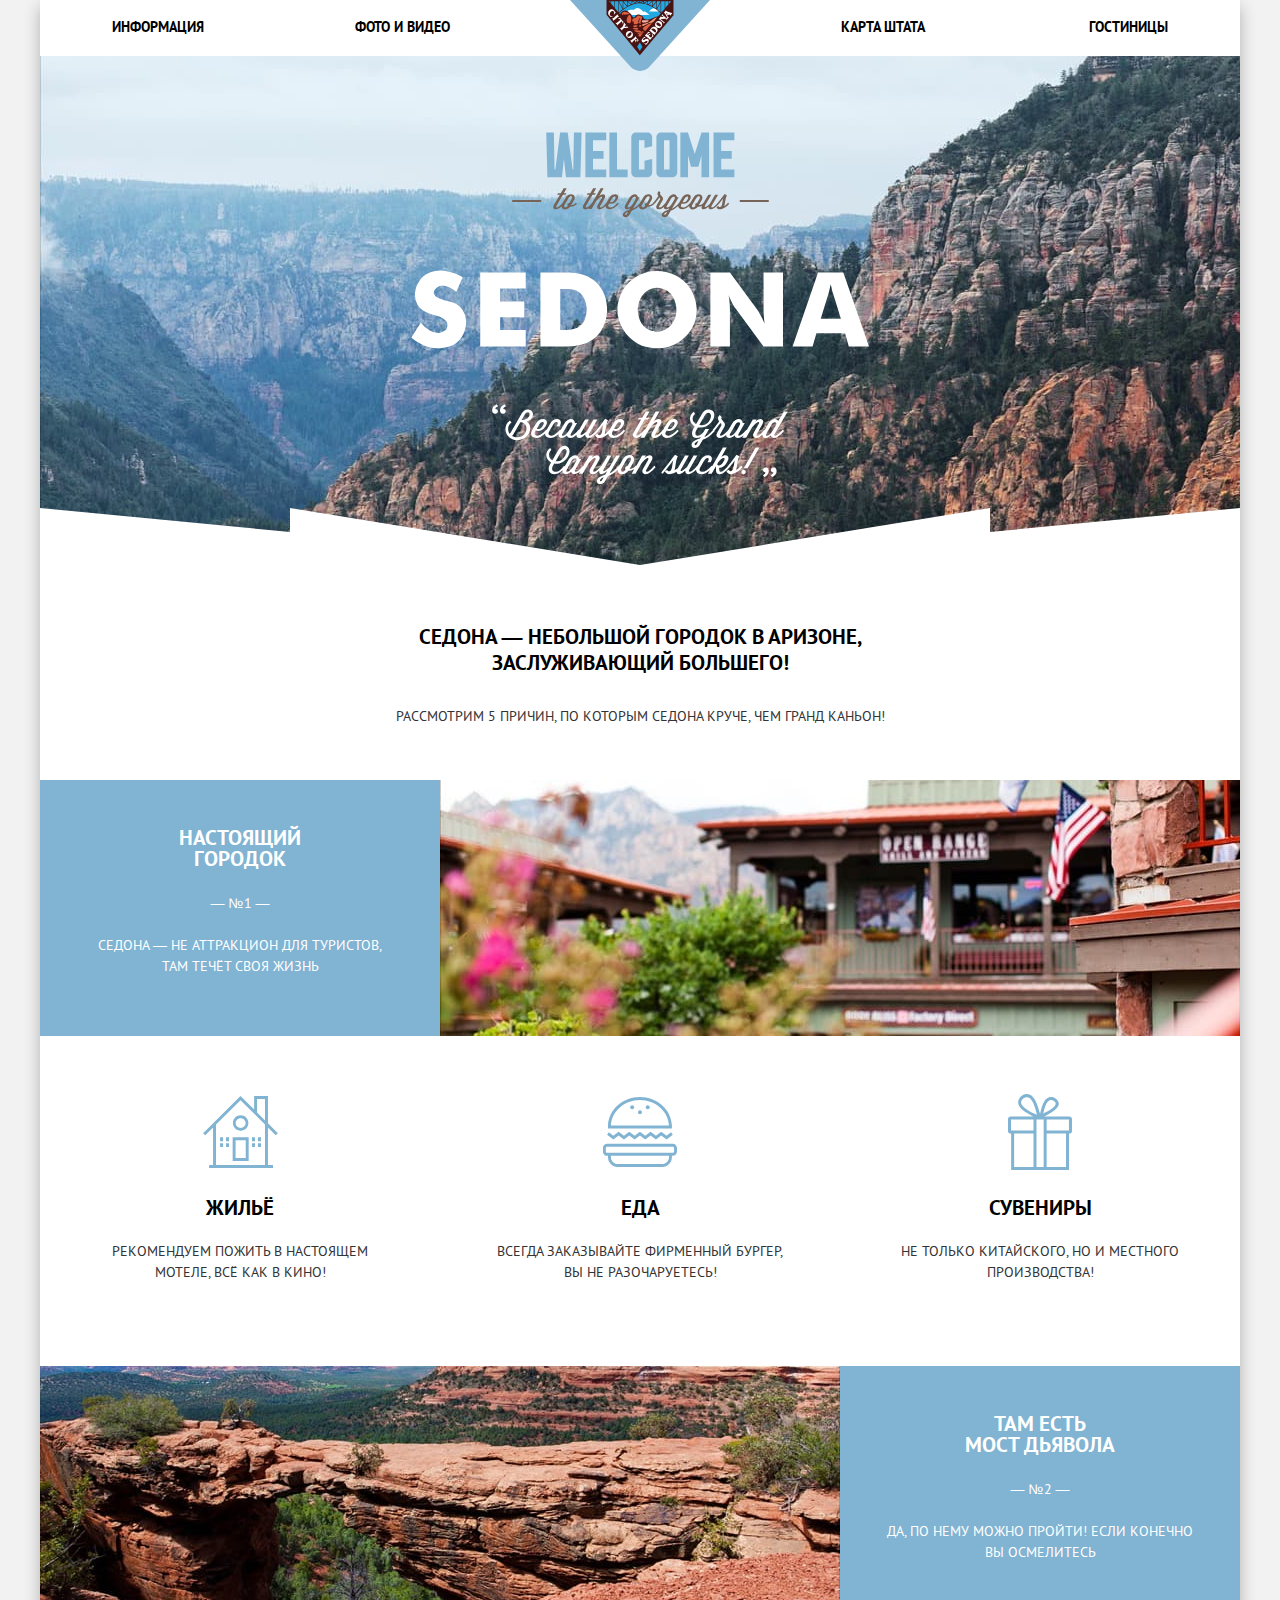
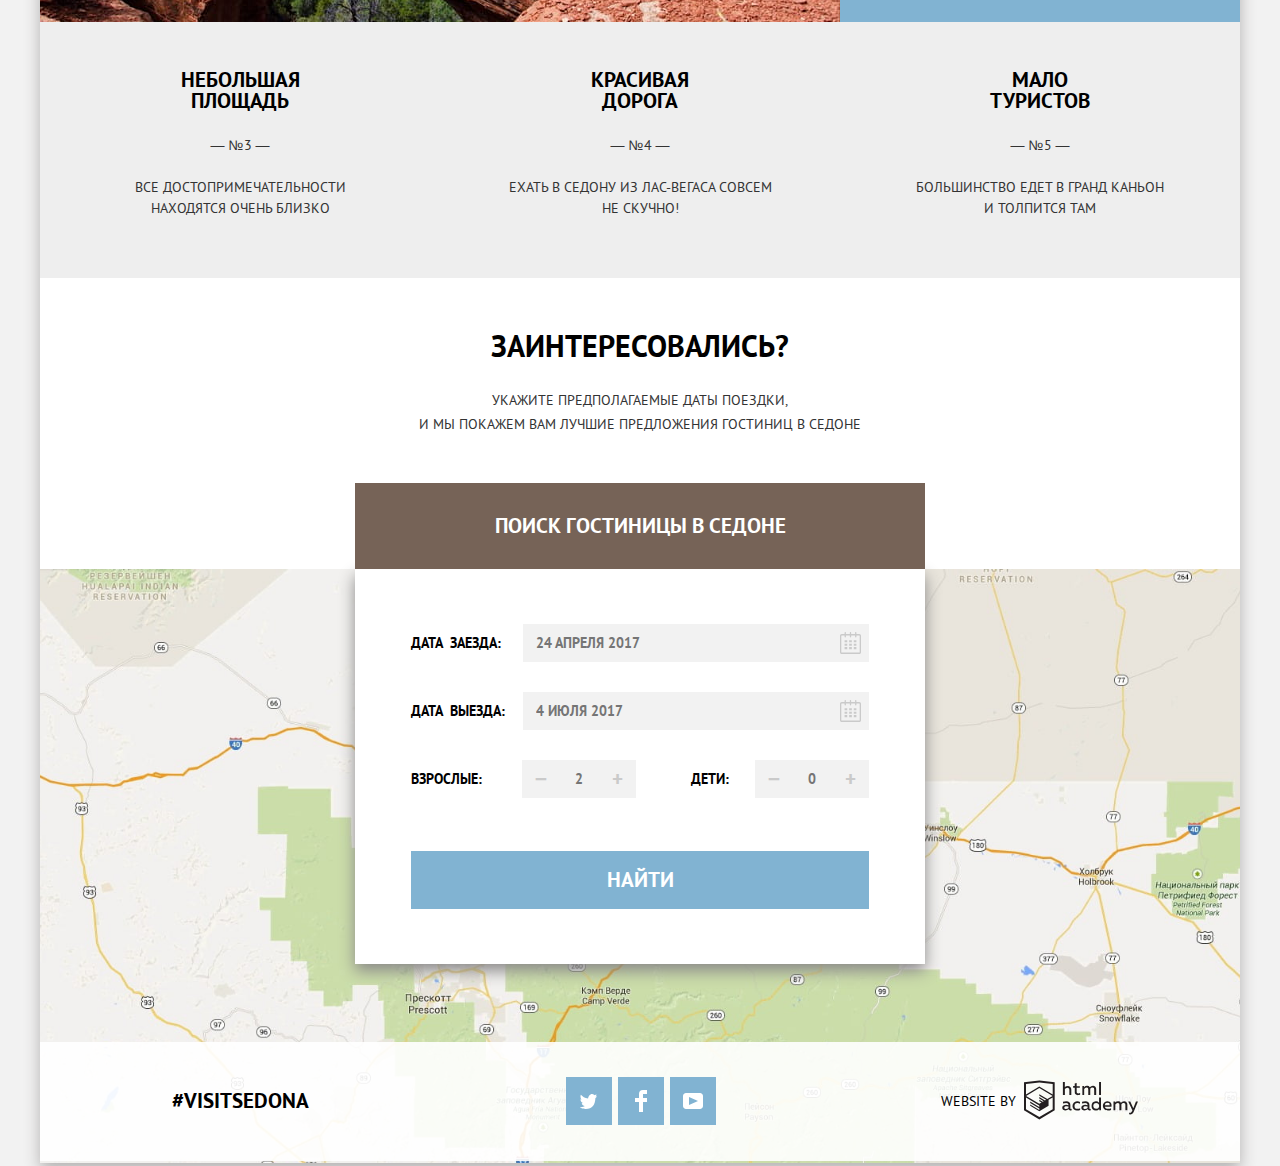
<file: index.html>
<!DOCTYPE html>
<html lang="ru">

  <head>
    <meta charset="utf-8">
    <title>Путешествие в Седону</title>
    <!-- <link href="https://fonts.googleapis.com/css?family=PT+Sans:400,700&display=swap&subset=cyrillic" rel="stylesheet"> -->
    <link rel="stylesheet" href="css/normalize.min.css">
    <link rel="stylesheet" href="css/style.min.css">
    <!-- <link rel="stylesheet" href="css/style.css"> -->
  </head>

  <body>
    <div class="wrapper">
      <header class="main-header container">
        <nav class="main-navigation">
          <a class="main-header__logo" href="#">
            <img src="img/logo-sedona.svg" width="140" height="71" alt="Логотип">
          </a>
          <ul class="navigation">
            <li class="navigation__item">
              <a href="#">Информация</a>
            </li>
            <li class="navigation__item">
              <a href="#">Фото&nbsp;и&nbsp;видео</a>
            </li>
            <li class="navigation__item">
              <a href="#">Карта&nbsp;штата</a>
            </li>
            <li class="navigation__item">
              <a href="catalog.html">Гостиницы</a>
            </li>
          </ul>
        </nav>
        <div class="main-header__banner">
          <img src="img/intro-welcome.svg" alt="Welcome to the gorgeous SEDONA" width="459" height="353">
        </div>
      </header>
      <main class="main-content container">
        <h1 class="visually-hidden">Сервис организации путешествия в Седону</h1>
        <section class="advantages">
          <h2 class="visually-hidden">Преимущества</h2>
          <div class="advantages-intro">
            <p class="advantages-intro__slogan">
              Седона&nbsp;—&nbsp;небольшой городок в Аризоне, заслуживающий
              большего!
            </p>
            <p class="advantages-intro__consideration">
              Рассмотрим 5 причин, по которым Седона круче, чем гранд каньон!
            </p>
          </div>
          <div class="advantages__item">
            <div class="advantages__item-description">
              <h3 class="advantages__title">Настоящий городок</h3>
              <span class="advantages__num">— №1 —</span>
              <p class="advantages__text">
                Седона — не аттракцион для туристов, там&nbsp;течёт своя жизнь
              </p>
            </div>
            <img src="img/advantage-1.jpg" alt="Фото реальной жизни городка" width="800" height="256">
          </div>
          <ul class="attraction__list">
            <li>
              <div class="attraction__item">
                <p class="attraction__title attraction__icon-house">Жильё</p>
                <p class="attraction__description">
                  Рекомендуем пожить в настоящем мотеле, всё как в кино!
                </p>
              </div>
            </li>
            <li>
              <div class="attraction__item">
                <p class="attraction__title attraction__icon-meal">Еда</p>
                <p class="attraction__description">
                  Всегда заказывайте фирменный бургер, вы не разочаруетесь!
                </p>
              </div>
            </li>
            <li>
              <div class="attraction__item">
                <p class="attraction__title attraction__icon-gift">Сувениры</p>
                <p class="attraction__description">
                  Не только китайского, но и местного производства!
                </p>
              </div>
            </li>
          </ul>
          <div class="advantages__item">
            <img src="img/advantage-2.jpg" alt="Фото моста над каньоном" width="800" height="256">
            <div class="advantages__item-description">
              <h3 class="advantages__title">Там есть мост&nbsp;дьявола</h3>
              <span class="advantages__num">— №2 —</span>
              <p class="advantages__text">
                Да, по нему можно пройти! Если конечно вы осмелитесь
              </p>
            </div>
          </div>
          <ul class="advantages__list">
            <li>
              <div class="advantages__item-description">
                <h3 class="advantages__title">Небольшая площадь</h3>
                <span class="advantages__num">— №3 —</span>
                <p class="advantages__text">
                  Все достопримечательности находятся&nbsp;очень близко
                </p>
              </div>
            </li>
            <li>
              <div class="advantages__item-description">
                <h3 class="advantages__title">Красивая дорога</h3>
                <span class="advantages__num">— №4 —</span>
                <p class="advantages__text">
                  Ехать в Седону из Лас-Вегаса совсем не&nbsp;скучно!
                </p>
              </div>
            </li>
            <li>
              <div class="advantages__item-description">
                <h3 class="advantages__title">Мало<br>туристов</h3>
                <span class="advantages__num">— №5 —</span>
                <p class="advantages__text">
                  Большинство едет в гранд каньон и&nbsp;толпится там
                </p>
              </div>
            </li>
          </ul>
        </section>

        <section class="hotel-searching">
          <h2 class="visually-hidden">Поиск гостиницы</h2>
          <p class="hotel-searching__title">Заинтересовались?</p>
          <p class="hotel-searching__description">
            Укажите предполагаемые даты поездки,<br>и мы покажем вам лучшие предложения гостиниц в Cедоне
          </p>
          <div class="button-wrapper">
            <button class="button hotel-searching__button" type="button">Поиск гостиницы в седоне</button>
            <div class="modal modal-searching">
              <h4 class="visually-hidden">Форма поиска гостиницы</h4>
              <form class="search-form" action="#" method="get">
                <fieldset class="search-form__date date-set">
                  <legend class="visually-hidden">Выберете даты пребывания</legend>
                  <ul class="date-set__list">
                    <li class="date-set__item">
                      <label class="date-set__label" for="arrival-date">Дата&nbsp;&nbsp;заезда:</label>
                      <input class="date-set__input" id="arrival-date" name="arrival-date" type="text"
                             placeholder="24 апреля 2017">
                      <button class="button date-set__button" type="button" aria-label="Выбрать дату заезда">
                        <svg xmlns="http://www.w3.org/2000/svg" width="21" height="22" viewbox="0 0 21 22">
                          <path
                                d="M19.251 2.025h-2.845V.648c0-.381-.294-.689-.656-.689-.363 0-.656.308-.656.689v1.377h-3.938V.648c0-.381-.294-.689-.655-.689-.363 0-.657.308-.657.689v1.377H5.906V.648c0-.381-.294-.689-.656-.689-.363 0-.657.308-.657.689v1.377H1.75C.784 2.025 0 2.847 0 3.862v16.302C0 21.179.784 22 1.75 22h17.501c.966 0 1.749-.821 1.749-1.836V3.862c0-1.015-.783-1.837-1.749-1.837zm.437 18.139a.448.448 0 0 1-.437.459H1.75a.45.45 0 0 1-.438-.459V3.862a.45.45 0 0 1 .438-.459h2.844v1.378c0 .381.294.689.657.689.362 0 .656-.308.656-.689V3.403h3.938v1.378c0 .381.294.689.657.689.361 0 .655-.308.655-.689V3.403h3.938v1.378c0 .381.293.689.656.689.362 0 .656-.308.656-.689V3.403h2.845c.241 0 .437.206.437.459v16.302z" />
                          <path
                                d="M4.594 8.225h2.625v2.066H4.594zM4.594 11.668h2.625v2.067H4.594zM4.594 15.112h2.625v2.066H4.594zM9.188 15.112h2.625v2.066H9.188zM9.188 11.668h2.625v2.067H9.188zM9.188 8.225h2.625v2.066H9.188zM13.781 15.112h2.625v2.066h-2.625zM13.781 11.668h2.625v2.067h-2.625zM13.781 8.225h2.625v2.066h-2.625z" />
                        </svg>
                      </button>
                    </li>
                    <li class="date-set__item">
                      <label class="date-set__label" for="departure-date">
                        Дата&nbsp;&nbsp;выезда:</label>
                      <input class="date-set__input" id="departure-date" name="departure-date" type="text"
                             placeholder="4 июля 2017">
                      <button class="button date-set__button" type="button" aria-label="Выбрать дату выезда">
                        <svg xmlns="http://www.w3.org/2000/svg" width="21" height="22" viewbox="0 0 21 22">
                          <path
                                d="M19.251 2.025h-2.845V.648c0-.381-.294-.689-.656-.689-.363 0-.656.308-.656.689v1.377h-3.938V.648c0-.381-.294-.689-.655-.689-.363 0-.657.308-.657.689v1.377H5.906V.648c0-.381-.294-.689-.656-.689-.363 0-.657.308-.657.689v1.377H1.75C.784 2.025 0 2.847 0 3.862v16.302C0 21.179.784 22 1.75 22h17.501c.966 0 1.749-.821 1.749-1.836V3.862c0-1.015-.783-1.837-1.749-1.837zm.437 18.139a.448.448 0 0 1-.437.459H1.75a.45.45 0 0 1-.438-.459V3.862a.45.45 0 0 1 .438-.459h2.844v1.378c0 .381.294.689.657.689.362 0 .656-.308.656-.689V3.403h3.938v1.378c0 .381.294.689.657.689.361 0 .655-.308.655-.689V3.403h3.938v1.378c0 .381.293.689.656.689.362 0 .656-.308.656-.689V3.403h2.845c.241 0 .437.206.437.459v16.302z" />
                          <path
                                d="M4.594 8.225h2.625v2.066H4.594zM4.594 11.668h2.625v2.067H4.594zM4.594 15.112h2.625v2.066H4.594zM9.188 15.112h2.625v2.066H9.188zM9.188 11.668h2.625v2.067H9.188zM9.188 8.225h2.625v2.066H9.188zM13.781 15.112h2.625v2.066h-2.625zM13.781 11.668h2.625v2.067h-2.625zM13.781 8.225h2.625v2.066h-2.625z" />
                        </svg>
                      </button>
                    </li>
                  </ul>
                </fieldset>

                <fieldset class="search-form__age age-set">
                  <legend class="visually-hidden">Состав группы</legend>
                  <ul class="age-set__list">
                    <li class="age-set__item">
                      <label class="age-set__label" for="adults">Взрослые:</label>
                      <button class="button age-set__button" type="button" aria-label="Уменьшить количество взрослых">
                        &minus;
                      </button>
                      <input class="age-set__input" id="adults" name="adults" type="text" placeholder="2">
                      <button class="button age-set__button" type="button" aria-label="Увеличить количество взрослых">
                        &plus;
                      </button>
                    </li>

                    <li class="age-set__item">
                      <label class="age-set__label" for="kids">Дети:</label>
                      <button class="button age-set__button" type="button" aria-label="Уменьшить количество детей">
                        &minus;
                      </button>
                      <input class="age-set__input" id="kids" name="kids" type="text" placeholder="0">
                      <button class="button age-set__button" type="button" aria-label="Увеличить количество детей">
                        &plus;
                      </button>
                    </li>
                  </ul>
                </fieldset>
                <button class="button search-form__button" type="submit">Найти</button>
              </form>
            </div>
          </div>
        </section>

        <section class="map">
          <h2 class="visually-hidden">Как до нас добраться - карта</h2>
          <iframe src="https://www.google.com/maps/embed?pb=!1m18!1m12!1m3!1d52383.88675247714!2d-111.82826976523438!3d34.856405173831185!2m3!1f0!2f0!3f0!3m2!1i1024!2i768!4f13.1!3m3!1m2!1s0x872da132f942b00d%3A0x5548c523fa6c8efd!2z0KHQtdC00L7QvdCwLCDQkNGA0LjQt9C-0L3QsCA4NjMzNiwg0KHQqNCQ!5e0!3m2!1sru!2sru!4v1570713630066!5m2!1sru!2sru"
                  width="1200" height="594" style="border: 0;" allowfullscreen=""></iframe>
          <!-- frameborder="0" -->
        </section>
      </main>
      <div class="footer-wrapper">
        <footer class="main-footer container">
          <div class="main-footer__link link">
            <a class="link__item" href="#">#VISITSEDONA</a>
          </div>
          <ul class="main-footer__social social">
            <li class="social__item">
              <a class="social__button social__button--twt-icon" href="#" target="_blank">
                <span class="visually-hidden">Twitter</span>
              </a>
            </li>
            <li class="social__item">
              <a class="social__button social__button--fb-icon" href="#" target="_blank">
                <span class="visually-hidden">Facebook</span>
              </a>
            </li>
            <li class="social__item">
              <a class="social__button social__button--yt-icon" href="#" target="_blank">
                <span class="visually-hidden">YouTube</span>
              </a>
            </li>
          </ul>
          <div class="main-footer__copyright copyright">
            <p class="copyright__item">
              <span class="copyright__title">Website by</span>
              <a class="copyright__link" href="https://htmlacademy.ru/intensive/htmlcss"
                 aria-label="Посетите сайт разработчика">
                <svg class="copyright__img" id="Layer_1" data-name="Layer 1" xmlns="http://www.w3.org/2000/svg"
                     width="114" height="40" viewbox="0 0 108.08 36.85">
                  <path d="M44.61,26.88a2,2,0,0,0,.55-0.1v1.33a3.25,3.25,0,0,1-1.18.21,1.67,1.67,0,0,1-1.67-1,4.84,4.84,0,0,1-3.14,1.08c-1.51,0-2.91-.83-2.91-2.55,0-2.13,2-2.79,3.71-2.79a11.08,11.08,0,0,1,2.17.25v-0.3c0-1-.76-1.77-2.19-1.77a7.42,7.42,0,0,0-3,.64v-1.7a10.21,10.21,0,0,1,3.19-.55c2.36,0,3.81,1.12,3.81,3.65v3a0.54,0.54,0,0,0,.49.59h0.17Zm-6.44-1.13A1.35,1.35,0,0,0,39.63,27h0.11a3.39,3.39,0,0,0,2.41-1V24.58a9.72,9.72,0,0,0-1.81-.21c-1,0-2.16.33-2.16,1.38h0Zm12.36-6.11a5,5,0,0,1,2.57.64V22a4.08,4.08,0,0,0-2.3-.7,2.75,2.75,0,1,0,0,5.49,5,5,0,0,0,2.43-.64v1.71a6.27,6.27,0,0,1-2.76.57A4.21,4.21,0,0,1,46,24.51q0-.21,0-0.41a4.32,4.32,0,0,1,4.18-4.46h0.38Zm12.17,7.24a2,2,0,0,0,.55-0.1v1.33a3.25,3.25,0,0,1-1.18.21,1.67,1.67,0,0,1-1.67-1,4.84,4.84,0,0,1-3.14,1.08c-1.51,0-2.91-.83-2.91-2.55,0-2.13,2-2.79,3.71-2.79a11.08,11.08,0,0,1,2.17.25v-0.3c0-1-.76-1.77-2.19-1.77a7.42,7.42,0,0,0-3,.64v-1.7a10.21,10.21,0,0,1,3.19-.55c2.36,0,3.81,1.12,3.81,3.65v3a0.54,0.54,0,0,0,.49.59h0.17Zm-6.44-1.13A1.35,1.35,0,0,0,57.73,27h0.11a3.39,3.39,0,0,0,2.41-1V24.58a9.72,9.72,0,0,0-1.81-.21c-1.06,0-2.16.33-2.16,1.38h0ZM73,16V28.2H71.35V26.88a3.88,3.88,0,0,1-3.19,1.54,4.4,4.4,0,0,1,0-8.78,3.81,3.81,0,0,1,3,1.3V16H73Zm-4.53,5.22a2.76,2.76,0,1,0,0,5.52A2.86,2.86,0,0,0,71.15,25V23A2.91,2.91,0,0,0,68.49,21.27ZM79,19.64c3.31,0,4.46,2.68,3.92,5.09H76.7c0.21,1.5,1.67,2.11,3.19,2.11a6.11,6.11,0,0,0,2.64-.59v1.6a7.14,7.14,0,0,1-3,.57C77,28.42,74.78,27,74.78,24a4.18,4.18,0,0,1,4-4.39H79Zm0.09,1.54a2.28,2.28,0,0,0-2.44,2.1v0.06H81.3A2,2,0,0,0,79.13,21.18Zm5.73,7V19.87h1.65v1a3.81,3.81,0,0,1,2.78-1.27A2.86,2.86,0,0,1,91.89,21a4.12,4.12,0,0,1,2.91-1.33A3.06,3.06,0,0,1,98,23V28.2h-1.9V23.05a1.59,1.59,0,0,0-1.42-1.75H94.42a2.8,2.8,0,0,0-2.07,1.12V28.2h-1.9V23.05A1.59,1.59,0,0,0,89,21.31H88.8a3,3,0,0,0-2.21,1.29v5.63H84.86Zm21.31-8.33h1.9l-3.91,9.46c-0.9,2.17-2.09,2.86-3.35,2.86a4.76,4.76,0,0,1-1.1-.14V30.46a2.86,2.86,0,0,0,.85.12c0.9,0,1.58-.64,2.07-1.9l0.17-.42-4-8.4h2l2.86,6.29ZM38.73,1.46V6.22a3.81,3.81,0,0,1,2.7-1.14,3.25,3.25,0,0,1,3.44,3.4v5.15H43V8.72a1.81,1.81,0,0,0-1.61-2h-0.3a2.93,2.93,0,0,0-2.32,1.39v5.52h-1.9V1.46h1.9ZM49.94,2.31v3h3V6.91h-3v3.81c0,1.1.5,1.46,1.58,1.46a4.49,4.49,0,0,0,1.69-.33v1.6A6.8,6.8,0,0,1,51,13.8a2.55,2.55,0,0,1-2.86-2.74V6.89H46.58V5.26h1.5V2.74Zm5.4,11.31V5.28H57v1A3.81,3.81,0,0,1,59.77,5a2.86,2.86,0,0,1,2.6,1.33A4.12,4.12,0,0,1,65.28,5,3.06,3.06,0,0,1,68.44,8.4v5.21h-1.9V8.46a1.59,1.59,0,0,0-1.42-1.75H64.89a2.8,2.8,0,0,0-2.07,1.12v5.78h-1.9V8.46A1.59,1.59,0,0,0,59.5,6.71H59.27A3,3,0,0,0,57.06,8v5.63H55.34ZM71.17,1.45H73V13.6H71.17V1.45ZM14.71,0H14.55L0,1.54V28.21l14.55,8.66,14.55-8.66V1.54Zm12.5,27.1L14.55,34.64,1.9,27.12V16.18l12.59,7.5V25L5.86,19.9v1.31l8.68,5.21v1.39L5.87,22.65V24l8.68,5.21,8.75-5.24V18.31L27.2,16V27.12Zm0-12.53-3.48,2-1.6,1L14.51,13v1.31L21,18.23H21l-0.14.09-1,.54-5.37-3.2V17l4.24,2.52-1,.67-3.2-1.9v1.31l2.1,1.24L14.5,22.1,2,14.65,14.51,7.11Zm0-1.32L14.49,5.76,1.91,13.25v-10L14.56,1.92,27.21,3.25v10h0Z"
                        transform="translate(0 -0.02)" fill="#231f20" />
                </svg>
              </a>
            </p>
          </div>
        </footer>
      </div>
    </div>
    <!-- <script src="js/modal-searching.js"></script> -->
    <script src="js/modal-searching.min.js"></script>
  </body>

</html>
</file>
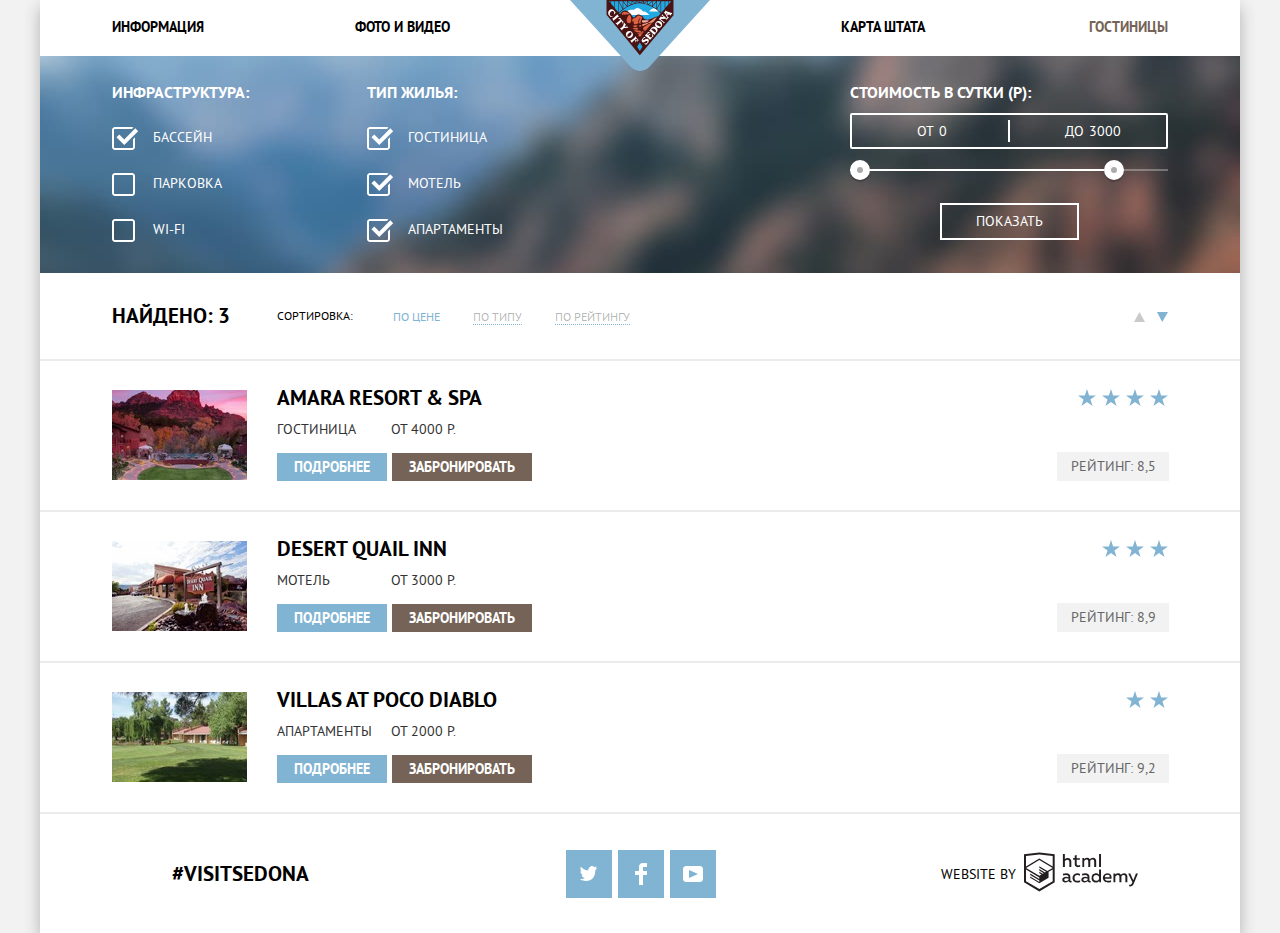
<file: catalog.html>
<!DOCTYPE html>
<html lang="ru">

  <head>
    <meta charset="utf-8">
    <title>Седона - каталог</title>
    <!-- <link href="https://fonts.googleapis.com/css?family=PT+Sans:400,700&display=swap&subset=cyrillic" rel="stylesheet"> -->
    <link rel="stylesheet" href="css/normalize.min.css">
    <link rel="stylesheet" href="css/style.min.css">
    <!-- <link rel="stylesheet" href="css/style.css"> -->
  </head>

  <body class="inner-page">
    <div class="wrapper">
      <header class="main-header container">
        <nav class="main-navigation">
          <a class="main-header__logo" href="index.html">
            <img src="img/logo-sedona.svg" width="140" height="71" alt="Логотип"
                 aria-label="Перейти на главную страницу">
          </a>
          <div class="site-navigation">
            <ul class="navigation">
              <li class=" navigation__item">
                <a href="#">Информация</a>
              </li>
              <li class="navigation__item">
                <a href="#">Фото&nbsp;и&nbsp;видео</a>
              </li>
              <li class="navigation__item">
                <a href="#">Карта штата</a>
              </li>
              <li class="navigation__item navigation__item--current">
                <a href="catalog.html">Гостиницы</a>
              </li>
            </ul>
          </div>
        </nav>
      </header>

      <main class="main-content container">
        <h1 class="visually-hidden">Поиск жилья в Седоне</h1>
        <section class="section-filter">
          <h2 class="visually-hidden">Фильтр по типу жилья</h2>
          <form class="selection-form" action="#" method="get">
            <fieldset class="selection-form__set">
              <legend class="selection-form__title">Инфраструктура:</legend>
              <ul class="selection-form__list">

                <li class="selection-form__item">
                  <label class="check-label" for="pool">
                    <input class="visually-hidden" type="checkbox" id="pool" name="pool" checked>
                    <span class="checkbox-indicator"></span>
                    Бассейн
                  </label>
                </li>
                <li class="selection-form__item">
                  <label class="check-label" for="parking">
                    <input class="visually-hidden" type="checkbox" id="parking" name="parking">
                    <span class="checkbox-indicator"></span>
                    Парковка
                  </label>
                </li>
                <li class="selection-form__item">
                  <label class="check-label" for="wifi">
                    <input class="visually-hidden" type="checkbox" id="wifi" name="wifi">
                    <span class="checkbox-indicator"></span>
                    Wi-Fi
                  </label>
                </li>
              </ul>
            </fieldset>
            <fieldset class="selection-form__set">
              <legend class="selection-form__title">Тип жилья:</legend>
              <ul class="selection-form__list">
                <li class="selection-form__item">
                  <label class="check-label" for="hotel">
                    <input class="visually-hidden" type="checkbox" id="hotel" name="hotel" checked>
                    <span class="checkbox-indicator"></span>
                    Гостиница
                  </label>
                </li>
                <li class="selection-form__item">
                  <label class="check-label" for="motel">
                    <input class="visually-hidden" type="checkbox" id="motel" name="motel" checked>
                    <span class="checkbox-indicator"></span>
                    Мотель
                  </label>
                </li>
                <li class="selection-form__item">
                  <label class="check-label" for="apartment">
                    <input class="visually-hidden" type="checkbox" id="apartment" name="apartment" checked>
                    <span class="checkbox-indicator"></span>
                    Апартаменты
                  </label>
                </li>
              </ul>
            </fieldset>
            <fieldset class="selection-form__set range-set">
              <legend class="selection-form__title range-set__title">
                Стоимость в сутки (Р):
              </legend>
              <div class="price-controls">
                <label class="min-price" for="min-price">от</label>
                <input type="text" name="min-price" id="min-price" value="0" aria-label="Установить нижний предел цен">
                <label class="max-price" for="max-price">до</label>
                <input type="text" name="max-price" id="max-price" value="3000"
                       aria-label="Установить верхний предел цен">
              </div>
              <div class="range-controls">
                <div class="scale">
                  <div class="bar">
                    <div class="range-toggle range-toggle-min">
                    </div>
                    <div class="range-toggle range-toggle-max">
                    </div>
                  </div>
                </div>
              </div>
              <button class="button selection-form__button" type="submit">Показать</button>
            </fieldset>
          </form>
        </section>

        <section class="section-sort">
          <h2 class="visually-hidden">Результат поиска жилья в Седоне</h2>
          <div class="sorting-block sorting">
            <div class="sorting__head">
              <p class="sorting__title">Найдено:&nbsp;<span class="hotel-amount">3</span></p>
              <p class="sorting__subtitle">Сортировка:</p>
            </div>
            <ul class="sorting__list">
              <li>
                <a class="sorting__item sorting__item--active">По цене</a>
              </li>
              <li>
                <a class="sorting__item" href="#">По типу</a>
              </li>
              <li>
                <a class="sorting__item" href="#">По рейтингу</a>
              </li>
            </ul>
            <ul class="sorting__list direction__list">
              <li>
                <a class="direction__item" href="#">
                  <span class="visually-hidden">По возрастанию</span>
                  <svg xmlns="http://www.w3.org/2000/svg" width="11" height="10" viewbox="0 0 11 10">
                    <path fill="#231f20" d="M5.5 0L0 10h11z" />
                  </svg>
                </a>
              </li>
              <li>
                <a class="direction__item direction__item--active" href="#">
                  <span class="visually-hidden">По убыванию</span>
                  <svg xmlns="http://www.w3.org/2000/svg" width="11" height="10" viewbox="0 0 11 10">
                    <path fill="#231f20" d="M5.20 10L0 0h11" /></svg>
                </a>
              </li>
            </ul>
          </div>
          <ul class="result-list">
            <li class="result-list__item">
              <img src="img/hotel-1.jpg" alt="Фото гостиницы Amara Resort & Spa" width="135" height="95">
              <div class="shelter-description">
                <a class="shelter-description__link" href="">
                  <h3 class="shelter-description__title">
                    Amara&nbsp;Resort&nbsp;&&nbsp;Spa
                  </h3>
                </a>
                <p class="shelter-description__info shelter-info">
                  <span class="shelter-info__type">Гостиница</span>
                  <span class="shelter-info__price">От 4000 Р.</span>
                </p>
                <div class="action-button">
                  <a class="button action-button__details" href="#">Подробнее</a>
                  <a class="button action-button__book" href="#">Забронировать</a>
                </div>
              </div>
              <div class="shelter-rating">
                <div class="shelter-rating__stars">
                  <span></span>
                  <span></span>
                  <span></span>
                  <span></span>
                  <!-- <span></span> -->
                </div>
                <p class="shelter-rating__text">Рейтинг: 8,5</p>
              </div>
            </li>
            <li class="result-list__item">
              <img src="img/hotel-2.jpg" alt="Фото мотеля Desert Quail Inn" width="135" height="95">
              <div class="shelter-description">
                <a class="shelter-description__link" href="">
                  <h3 class="shelter-description__title">
                    Desert&nbsp;Quail&nbsp;Inn
                  </h3>
                </a>
                <p class="shelter-description__info shelter-info">
                  <span class="shelter-info__type">Мотель</span>
                  <span class="shelter-info__price">От 3000 Р.</span>
                </p>
                <div class="action-button">
                  <a class="button action-button__details" href="#">Подробнее</a>
                  <a class="button action-button__book" href="#">Забронировать</a>
                </div>
              </div>
              <div class="shelter-rating">
                <div class="shelter-rating__stars">
                  <span></span>
                  <span></span>
                  <span></span>
                  <!-- <span></span> -->
                  <!-- <span></span> -->
                </div>
                <p class="shelter-rating__text">Рейтинг: 8,9</p>
              </div>
            </li>
            <li class="result-list__item">
              <img src="img/hotel-3.jpg" alt="Фото мотеля Desert Quail Inn" width="135" height="95">
              <div class="shelter-description">
                <a class="shelter-description__link" href="">
                  <h3 class="shelter-description__title">
                    Villas&nbsp;at&nbsp;Poco&nbsp;Diablo
                  </h3>
                </a>
                <p class="shelter-description__info shelter-info">
                  <span class="shelter-info__type">Апартаменты</span>
                  <span class="shelter-info__price">От 2000 Р.</span>
                </p>
                <div class="action-button">
                  <a class="button action-button__details" href="#">Подробнее</a>
                  <a class="button action-button__book" href="#">Забронировать</a>
                </div>
              </div>
              <div class="shelter-rating">
                <div class="shelter-rating__stars">
                  <span></span>
                  <span></span>
                  <!-- <span></span> -->
                  <!-- <span></span> -->
                  <!-- <span></span> -->
                </div>
                <p class="shelter-rating__text">Рейтинг: 9,2</p>
              </div>
            </li>
          </ul>
        </section>
      </main>
      <div class="footer-wrapper">
        <footer class="main-footer container">
          <div class="main-footer__link link">
            <a class="link__item" href="#">#VISITSEDONA</a>
          </div>
          <ul class="main-footer__social social">
            <li class="social__item">
              <a class="social__button social__button--twt-icon" href="#" target="_blank">
                <span class="visually-hidden">Twitter</span>
              </a>
            </li>
            <li class="social__item">
              <a class="social__button social__button--fb-icon" href="#" target="_blank">
                <span class="visually-hidden">Facebook</span>
              </a>
            </li>
            <li class="social__item">
              <a class="social__button social__button--yt-icon" href="#" target="_blank">
                <span class="visually-hidden">YouTube</span>
              </a>
            </li>
          </ul>
          <div class="main-footer__copyright copyright">
            <p class="copyright__item">
              <span class="copyright__title">Website by</span>
              <a class="copyright__link" href="https://htmlacademy.ru/intensive/htmlcss"
                 aria-label="Посетите сайт разработчика">
                <svg class="copyright__img" id="Layer_1" data-name="Layer 1" xmlns="http://www.w3.org/2000/svg"
                     width="114" height="40" viewbox="0 0 108.08 36.85">
                  <path d="M44.61,26.88a2,2,0,0,0,.55-0.1v1.33a3.25,3.25,0,0,1-1.18.21,1.67,1.67,0,0,1-1.67-1,4.84,4.84,0,0,1-3.14,1.08c-1.51,0-2.91-.83-2.91-2.55,0-2.13,2-2.79,3.71-2.79a11.08,11.08,0,0,1,2.17.25v-0.3c0-1-.76-1.77-2.19-1.77a7.42,7.42,0,0,0-3,.64v-1.7a10.21,10.21,0,0,1,3.19-.55c2.36,0,3.81,1.12,3.81,3.65v3a0.54,0.54,0,0,0,.49.59h0.17Zm-6.44-1.13A1.35,1.35,0,0,0,39.63,27h0.11a3.39,3.39,0,0,0,2.41-1V24.58a9.72,9.72,0,0,0-1.81-.21c-1,0-2.16.33-2.16,1.38h0Zm12.36-6.11a5,5,0,0,1,2.57.64V22a4.08,4.08,0,0,0-2.3-.7,2.75,2.75,0,1,0,0,5.49,5,5,0,0,0,2.43-.64v1.71a6.27,6.27,0,0,1-2.76.57A4.21,4.21,0,0,1,46,24.51q0-.21,0-0.41a4.32,4.32,0,0,1,4.18-4.46h0.38Zm12.17,7.24a2,2,0,0,0,.55-0.1v1.33a3.25,3.25,0,0,1-1.18.21,1.67,1.67,0,0,1-1.67-1,4.84,4.84,0,0,1-3.14,1.08c-1.51,0-2.91-.83-2.91-2.55,0-2.13,2-2.79,3.71-2.79a11.08,11.08,0,0,1,2.17.25v-0.3c0-1-.76-1.77-2.19-1.77a7.42,7.42,0,0,0-3,.64v-1.7a10.21,10.21,0,0,1,3.19-.55c2.36,0,3.81,1.12,3.81,3.65v3a0.54,0.54,0,0,0,.49.59h0.17Zm-6.44-1.13A1.35,1.35,0,0,0,57.73,27h0.11a3.39,3.39,0,0,0,2.41-1V24.58a9.72,9.72,0,0,0-1.81-.21c-1.06,0-2.16.33-2.16,1.38h0ZM73,16V28.2H71.35V26.88a3.88,3.88,0,0,1-3.19,1.54,4.4,4.4,0,0,1,0-8.78,3.81,3.81,0,0,1,3,1.3V16H73Zm-4.53,5.22a2.76,2.76,0,1,0,0,5.52A2.86,2.86,0,0,0,71.15,25V23A2.91,2.91,0,0,0,68.49,21.27ZM79,19.64c3.31,0,4.46,2.68,3.92,5.09H76.7c0.21,1.5,1.67,2.11,3.19,2.11a6.11,6.11,0,0,0,2.64-.59v1.6a7.14,7.14,0,0,1-3,.57C77,28.42,74.78,27,74.78,24a4.18,4.18,0,0,1,4-4.39H79Zm0.09,1.54a2.28,2.28,0,0,0-2.44,2.1v0.06H81.3A2,2,0,0,0,79.13,21.18Zm5.73,7V19.87h1.65v1a3.81,3.81,0,0,1,2.78-1.27A2.86,2.86,0,0,1,91.89,21a4.12,4.12,0,0,1,2.91-1.33A3.06,3.06,0,0,1,98,23V28.2h-1.9V23.05a1.59,1.59,0,0,0-1.42-1.75H94.42a2.8,2.8,0,0,0-2.07,1.12V28.2h-1.9V23.05A1.59,1.59,0,0,0,89,21.31H88.8a3,3,0,0,0-2.21,1.29v5.63H84.86Zm21.31-8.33h1.9l-3.91,9.46c-0.9,2.17-2.09,2.86-3.35,2.86a4.76,4.76,0,0,1-1.1-.14V30.46a2.86,2.86,0,0,0,.85.12c0.9,0,1.58-.64,2.07-1.9l0.17-.42-4-8.4h2l2.86,6.29ZM38.73,1.46V6.22a3.81,3.81,0,0,1,2.7-1.14,3.25,3.25,0,0,1,3.44,3.4v5.15H43V8.72a1.81,1.81,0,0,0-1.61-2h-0.3a2.93,2.93,0,0,0-2.32,1.39v5.52h-1.9V1.46h1.9ZM49.94,2.31v3h3V6.91h-3v3.81c0,1.1.5,1.46,1.58,1.46a4.49,4.49,0,0,0,1.69-.33v1.6A6.8,6.8,0,0,1,51,13.8a2.55,2.55,0,0,1-2.86-2.74V6.89H46.58V5.26h1.5V2.74Zm5.4,11.31V5.28H57v1A3.81,3.81,0,0,1,59.77,5a2.86,2.86,0,0,1,2.6,1.33A4.12,4.12,0,0,1,65.28,5,3.06,3.06,0,0,1,68.44,8.4v5.21h-1.9V8.46a1.59,1.59,0,0,0-1.42-1.75H64.89a2.8,2.8,0,0,0-2.07,1.12v5.78h-1.9V8.46A1.59,1.59,0,0,0,59.5,6.71H59.27A3,3,0,0,0,57.06,8v5.63H55.34ZM71.17,1.45H73V13.6H71.17V1.45ZM14.71,0H14.55L0,1.54V28.21l14.55,8.66,14.55-8.66V1.54Zm12.5,27.1L14.55,34.64,1.9,27.12V16.18l12.59,7.5V25L5.86,19.9v1.31l8.68,5.21v1.39L5.87,22.65V24l8.68,5.21,8.75-5.24V18.31L27.2,16V27.12Zm0-12.53-3.48,2-1.6,1L14.51,13v1.31L21,18.23H21l-0.14.09-1,.54-5.37-3.2V17l4.24,2.52-1,.67-3.2-1.9v1.31l2.1,1.24L14.5,22.1,2,14.65,14.51,7.11Zm0-1.32L14.49,5.76,1.91,13.25v-10L14.56,1.92,27.21,3.25v10h0Z"
                        transform="translate(0 -0.02)" fill="#231f20" />
                </svg>
              </a>
            </p>
          </div>
        </footer>
      </div>
    </div>
  </body>

</html>
</file>
<file: css/style.css>
/* pt-sans-regular - latin_cyrillic */
@font-face {
  font-family: "PT Sans";
  font-style: normal;
  font-weight: 400;
  src: local("PT Sans"),
    local("PTSans-Regular"),
    url("../fonts/ptsans.woff2") format("woff2"),
    /* Chrome 26+, Opera 23+, Firefox 39+ */
    url("../fonts/ptsans.woff") format("woff");
  /* Chrome 6+, Firefox 3.6+, IE 9+, Safari 5.1+ */
}

/* pt-sans-700 - latin_cyrillic */
@font-face {
  font-family: "PT Sans";
  font-style: normal;
  font-weight: 700;
  src: local("PT Sans Bold"),
    local("PTSans-Bold"),
    url("../fonts/ptsansbold.woff2") format("woff2"),
    /* Chrome 26+, Opera 23+, Firefox 39+ */
    url("../fonts/ptsansbold.woff") format("woff");
  /* Chrome 6+, Firefox 3.6+, IE 9+, Safari 5.1+ */
}

html {
  -webkit-box-sizing: border-box;
  box-sizing: border-box;
}

.visually-hidden {
  position: absolute;
  white-space: nowrap;
  width: 1px;
  height: 1px;
  overflow: hidden;
  border: 0;
  padding: 0;
  clip: rect(0, 0, 0, 0);
  -webkit-clip-path: inset(50%);
  clip-path: inset(50%);
  margin: -1px;
}

*,
*::before,
*::after {
  -webkit-box-sizing: inherit;
  box-sizing: inherit;
}

body {
  margin: 0;
  padding: 0;
  overflow: auto;

  font-family: "PT Sans", "Arial", sans-serif;
  font-weight: 400;
  color: #000000;
  text-transform: uppercase;

  background: #f2f2f2;
}

img {
  max-width: 100%;
  height: auto;
}

a {
  text-decoration: none;
}

.button {
  margin: 0;
  padding: 0;

  font-size: 21px;
  line-height: 26px;
  font-weight: 700;
  color: #ffffff;
  text-transform: uppercase;

  border: none;
  outline: none;
}

.button:hover {
  cursor: pointer;
  outline: none;
}

/* Обертка для центровки и тени по бокам */
.wrapper {
  margin: 0 auto;
  width: 1200px;

  background-color: #ffffff;

  -webkit-box-shadow: 0 7px 15px #b3b1b1;
  /* box-shadow: 0 7px 15px #b3b1b1; */
  box-shadow: 0 7px 15px #b3b1b1;
}

/* Селектор container не задействован */

/* ========== main-header */
.main-navigation {
  position: relative;
  background: #ffffff;
}

/* .site-navigation {
  display: -webkit-box;
  display: -ms-flexbox;
  display: flex;
} */

.navigation {
  display: -webkit-box;
  display: -ms-flexbox;
  display: flex;
  -ms-flex-wrap: wrap;
  flex-wrap: wrap;
  margin: 0;
  padding: 19px 72px 0 72px;
  /* align-items: center; */
  list-style: none;
}

.navigation__item {
  padding-bottom: 21px;
  width: 20%;

  font-size: 14px;
  /* line-height: 26px; */
  line-height: 16px;
  font-weight: 700;
  /* vertical-align: bottom; */
}

.navigation__item:nth-of-type(2) {
  margin-right: 20%;
  padding-left: 32px;
}


.navigation__item:nth-of-type(n+3) {
  text-align: right;
}

.navigation__item:nth-of-type(3) {
  text-align: right;
  padding-right: 32px;
}

/* ========== */
.navigation__item a {
  padding: 0;
  margin: 0;
  font: inherit;
  color: inherit;
  line-height: inherit;

  /* outline: none; */
}

.navigation__item a:hover,
.navigation__item a:focus {
  color: #81b3d2;
  outline: none;
}

.navigation__item a:active {
  color: rgba(0, 0, 0, 0.3);
}

.navigation__item--current a {
  color: #766357;
}

.main-header__banner {
  position: relative;

  display: -webkit-box;

  display: -ms-flexbox;

  display: flex;
  -webkit-box-pack: center;
  -ms-flex-pack: center;
  justify-content: center;
  padding-top: 76px;
  padding-bottom: 80px;
  width: 1200px;

  background: #81b3d2;
  background-image: url("../img/sedona-banner_bg.jpg");
  background-position: center -83px;
  background-repeat: no-repeat;
  background-size: cover;

  /* border-bottom: 4px solid #ffffff; */
}

.main-header__banner::after {
  content: "";
  position: absolute;
  background-image: url("../img/intro-mask.svg");
  /* background-size: contain; */
  background-size: cover;
  background-position: center;
  /* box-sizing: content-box; */
  width: 1200px;
  height: 59px;
  bottom: -2px;
  left: 0;
  /* border-bottom: 8px solid #ffffff; */
  -webkit-filter: drop-shadow(0 1px 0 #ffffff);
  filter: drop-shadow(0 1px 0 #ffffff);
}

.main-header__banner img {
  width: 459px;
  height: 353px;
}

.main-header__logo {
  position: absolute;
  z-index: 1;
  top: 0;
  left: 0;
  right: 0;
  margin: auto;
  width: 140px;
  height: 71px;
  outline: none;
}

.main-header__logo img {
  width: 140px;
  height: 71px;
}

/* .index */
.main-header__logo:hover,
.main-header__logo:focus {
  cursor: default;
  /* cursor: pointer; */
  outline: none;
}

/* .inner-page */
.inner-page .main-header__logo:hover,
.inner-page .main-header__logo:focus {
  -webkit-filter: drop-shadow(0 6px 10px #3f9cd6);
  filter: drop-shadow(0 6px 10px #3f9cd6);
  cursor: pointer;
  outline: none;
}

.inner-page .main-header__logo:active {
  -webkit-filter: drop-shadow(0 3px 5px #316888);
  filter: drop-shadow(0 3px 5px #316888);
}


/* main-header ==========*/


/* ========== main-content */
/* ========== advantages in main-content */
.advantages {
  display: -webkit-box;
  display: -ms-flexbox;
  display: flex;
  -webkit-box-orient: vertical;
  -webkit-box-direction: normal;
  -ms-flex-direction: column;
  flex-direction: column;
  -webkit-box-align: center;
  -ms-flex-align: center;
  align-items: center;
}

.advantages-intro {
  width: 500px;
  padding-top: 59px;

  line-height: 26px;
  text-align: center;
}

.advantages-intro__slogan {
  margin: 0;
  margin-bottom: 27px;
  padding: 0;

  font-size: 21px;
  font-weight: 700;
}

.advantages-intro__consideration {
  margin: 0;
  margin-bottom: 51px;
  padding: 0;

  font-size: 14px;
  font-weight: 400;
  color: #333333;
}

.advantages__item {
  display: -webkit-box;
  display: -ms-flexbox;
  display: flex;
  -webkit-box-pack: justify;
  -ms-flex-pack: justify;
  justify-content: space-between;
  -webkit-box-align: start;
  -ms-flex-align: start;
  align-items: flex-start;
  width: 100%;

  color: #ffffff;
}

.advantages__item img {
  width: 800px;
  height: 256px;
}

.advantages__item-description {
  -ms-flex-item-align: stretch;
  -ms-grid-row-align: stretch;
  align-self: stretch;
  margin: 0;
  padding: 47px 0 0 0;
  -webkit-box-flex: 1;
  -ms-flex-positive: 1;
  flex-grow: 1;

  text-align: center;
  line-height: 21px;
  background-color: #81b3d2;
}

.advantages__title {
  margin: 0;
  margin-bottom: 24px;
  /* padding: 0; */
  padding: 0 120px 0 120px;
  font-size: 21px;
  font-weight: 700;
  color: inherit;
}

.advantages__num {
  display: block;
  margin: 0;
  margin-bottom: 21px;
  padding: 0;
}

.advantages__text {
  margin: 0;
  margin-bottom: 59px;
  padding: 0 45px 0 45px;
}

.advantages__text,
.advantages__num {
  font-size: 14px;
  font-weight: 400;
  color: inherit;
}

.advantages__list {
  display: -webkit-box;
  display: -ms-flexbox;
  display: flex;
  -ms-flex-wrap: wrap;
  flex-wrap: wrap;
  margin: 0;
  padding: 0;

  list-style: none;

  background-color: #eeeeee;
}

.advantages__list .advantages__num,
.advantages__list .advantages__text {
  color: #333333;
}

.advantages__list .advantages__item-description {
  width: 400px;
  background-color: inherit;
}

.attraction__list {
  display: -webkit-box;
  display: -ms-flexbox;
  display: flex;
  -webkit-box-align: start;
  -ms-flex-align: start;
  align-items: flex-start;
  -ms-flex-wrap: wrap;
  flex-wrap: wrap;
  margin: 0;
  padding: 0;

  list-style: none;

  background-color: #ffffff;
}

.attraction__item {
  margin: 0;
  padding: 0;
  padding-top: 140px;
  width: 400px;

  line-height: 21px;
  text-align: center;
}

.attraction__title {
  position: relative;
  margin-bottom: 23px;
  padding: 0 50px 0 50px;

  font-weight: 700;
  font-size: 21px;
  color: #000000;
}


.attraction__title::before {
  content: "";
  position: absolute;
  bottom: 48px;
  left: 0;
  right: 0;
  margin: 0 auto;

  width: 76px;
  height: 76px;
  background-repeat: no-repeat;
  background-position: center center;
}

.attraction__icon-house::before {
  background-image: url("../img/icon-1.svg");
  background-size: 75px 72px;
}

.attraction__icon-meal::before {
  background-image: url("../img/icon-2.svg");
  background-size: 74px 70px;
}

.attraction__icon-gift::before {
  background-image: url("../img/icon-3.svg");
  background-size: 64px 76px;
}

.attraction__description {
  margin: 0;
  margin-bottom: 83px;
  padding: 0 50px 0 50px;

  font-size: 14px;
  font-weight: 400;
  color: #333333;
}

/* ========== hotel-searching ========== */
.hotel-searching {
  padding-top: 50px;
  padding-right: 315px;
  padding-left: 315px;

  text-align: center;
  background-color: #ffffff;
}

.hotel-searching__title {
  margin: 0;
  margin-bottom: 24px;
  padding: 0;

  font-size: 30px;
  line-height: 36px;
  font-weight: 700;
}

.hotel-searching__description {
  margin: 0;
  margin-bottom: 47px;
  padding: 0 60px 0 60px;

  font-size: 14px;
  line-height: 24px;
  font-weight: 400;
  color: #333333;
}

.hotel-searching__button {
  position: relative;
  z-index: 2;

  width: 100%;
  margin: 0;
  padding: 0;
  padding-top: 30px;
  padding-bottom: 30px;

  background-color: #766357;
}

.hotel-searching__button:hover,
.hotel-searching__button:focus {
  background-color: #604e43;
  cursor: pointer;
  outline: none;
}

.hotel-searching__button:active {
  background-color: #503e33;
  color: rgba(255, 255, 255, 0.3);
}

/* ========== map ========== */
.map {
  position: relative;

  background-color: #eeeeee;
  background-image: url("../img/map.jpg");
  background-size: cover;
  background-repeat: no-repeat;
  background-position: center center;

  /* tmp */
  width: 100%;
  height: 594px;
}

.button-wrapper {
  position: relative;
  background-color: #663d15;
}

/*========== modal in map ==========*/
.modal-searching {
  display: none;
  -webkit-transform: scale(1, 0.2);
  -ms-transform: scale(1, 0.2);
  transform: scale(1, 0.2);
  position: absolute;
  z-index: 1;
  top: -155px;
  left: 0;
  right: 0;
  margin: auto;


  padding-top: 55px;
  padding-bottom: 55px;
  padding-left: 56px;
  padding-right: 56px;

  width: 570px;

  background-color: #ffffff;

  -webkit-box-shadow: 0 7px 15px #8a8989;
  box-shadow: 0 7px 15px #8a8989;
}


@keyframes unfolding {
  0% {
    top: -155px;
    -webkit-transform: scale(1, 0.2);
    transform: scale(1, 0.2);
    -webkit-box-shadow: none;
    box-shadow: none;
  }

  50% {
    top: 35px;
    -webkit-transform: scale(1, 0.2);
    transform: scale(1, 0.2);
  }

  100% {
    top: 86px;
    -webkit-transform: scale(1, 1);
    transform: scale(1, 1);
    -webkit-box-shadow: 0 7px 15px #8a8989;
    box-shadow: 0 7px 15px #8a8989;
  }
}

.modal-show {
  display: block;
  -webkit-animation: unfolding 0.6s;
  animation: unfolding 0.6s;
  top: 86px;
  -webkit-transform: scale(1, 1);
  -ms-transform: scale(1, 1);
  transform: scale(1, 1);

  -webkit-box-shadow: 0 7px 15px #8a8989;
  box-shadow: 0 7px 15px #8a8989;
}


@keyframes folding {
  0% {
    top: 86px;
    -webkit-transform: scale(1, 1);
    transform: scale(1, 1);

    -webkit-box-shadow: 0 7px 15px #8a8989;
    box-shadow: 0 7px 15px #8a8989;
  }

  50% {
    top: 35px;
    -webkit-transform: scale(1, 0.2);
    transform: scale(1, 0.2);
  }

  100% {
    top: -155px;
    -webkit-transform: scale(1, 0.2);
    transform: scale(1, 0.2);
    -webkit-box-shadow: none;
    box-shadow: none;
  }
}

.modal-hide {
  -webkit-animation: folding 0.6s;
  animation: folding 0.6s;
  top: -155px;
  -webkit-transform: scale(1, 0.2);
  -ms-transform: scale(1, 0.2);
  transform: scale(1, 0.2);
  -webkit-box-shadow: none;
  box-shadow: none;
  /* display: none; */
}

@-webkit-keyframes shake {
  0% {
    -webkit-transform: skewX(0);
    transform: skewX(0);
  }

  10%,
  30%,
  50%,
  70%,
  90% {
    -webkit-transform: skewX(2deg);
    transform: skewX(2deg);
  }

  20%,
  40%,
  60%,
  80% {
    -webkit-transform: skewX(-2deg);
    transform: skewX(-2deg);
  }

  100% {
    -webkit-transform: skewX(0);
    transform: skewX(0);
  }
}

@keyframes shake {
  0% {
    -webkit-transform: skewX(0);
    transform: skewX(0);
  }

  10%,
  30%,
  50%,
  70%,
  90% {
    -webkit-transform: skewX(2deg);
    transform: skewX(2deg);
  }

  20%,
  40%,
  60%,
  80% {
    -webkit-transform: skewX(-2deg);
    transform: skewX(-2deg);
  }

  100% {
    -webkit-transform: skewX(0);
    transform: skewX(0);
  }
}

.modal-error {
  -webkit-animation-name: shake;
  animation-name: shake;
  -webkit-animation-duration: 0.4s;
  animation-duration: 0.4s;
}


.search-form {
  display: -webkit-box;
  display: -ms-flexbox;
  display: flex;
  -webkit-box-orient: vertical;
  -webkit-box-direction: normal;
  -ms-flex-direction: column;
  flex-direction: column;
  font-size: 14px;
  line-height: 26px;
  font-weight: 700;

  background-color: #ffffff;
}

.date-set,
.age-set {
  margin: 0;
  padding: 0;

  border: none;
}

.date-set__list,
.age-set__list {
  display: -webkit-box;
  display: -ms-flexbox;
  display: flex;
  margin: 0;
  padding: 0;

  list-style: none;
}

.date-set__list {
  -webkit-box-orient: vertical;
  -webkit-box-direction: normal;
  -ms-flex-direction: column;
  flex-direction: column;
}

.date-set__item {
  display: -webkit-box;
  display: -ms-flexbox;
  display: flex;
  -webkit-box-pack: justify;
  -ms-flex-pack: justify;
  justify-content: space-between;
  -webkit-box-align: center;
  -ms-flex-align: center;
  align-items: center;
  margin-bottom: 30px;
}

.age-set__list {
  -webkit-box-orient: horizontal;
  -webkit-box-direction: normal;
  -ms-flex-direction: row;
  flex-direction: row;
  margin-bottom: 23px;
}

.age-set__item {
  display: -webkit-box;
  display: -ms-flexbox;
  display: flex;
  -webkit-box-align: center;
  -ms-flex-align: center;
  align-items: center;
  -ms-flex-preferred-size: 50%;
  flex-basis: 50%;
  margin-bottom: 30px;
}

.age-set__item:first-of-type {
  padding-right: 4px;
}

.age-set__item:last-of-type {
  padding-left: 51px;
}

.date-set__input,
.age-set__input {
  background-color: #f2f2f2;
  padding: 0;

  border: 2px solid #f2f2f2;
}

.age-set__label {
  margin-right: auto;
}

.date-set__input {
  margin-left: auto;
  width: 308px;
  height: 38px;

  padding-left: 11px;
  font-size: 14px;
  line-height: 26px;
  font-weight: 700;
  text-transform: uppercase;
  color: #000000;
}

.age-set__input {
  text-align: center;
  width: 38px;
  height: 38px;

  font-size: 14px;
  line-height: 26px;
  font-weight: 700;
  text-transform: uppercase;
  color: #000000;
}

.date-set__input:hover,
.age-set__input:hover {
  background-color: #ebebeb;
  border: 2px solid #ebebeb;
  outline: none;
}

.date-set__input:focus,
.age-set__input:focus {
  background-color: #ffffff;
  outline: none;
  border: 2px solid #e5e5e5;
}

.date-set__button,
.age-set__button {
  padding: 0;
  margin: 0;
  width: 38px;
  height: 38px;
  background-color: #f2f2f2;

  border: 2px solid #f2f2f2;
  outline: none;
}

.date-set__button {
  padding-top: 5px;
}

.date-set__button:hover,
.age-set__button:hover {
  background-color: #ebebeb;
  border: 2px solid #ebebeb;
  outline: none;
}

.date-set__button:focus,
.age-set__button:focus {
  /* outline: none; */
  border: 2px solid #e5e5e5;
  outline: none;
}

.date-set__button path {
  fill: #cacaca;
}

.date-set__button:hover path,
.date-set__button:focus path {
  fill: #000000;
  outline: none;
}

.date-set__button:active path {
  fill: #81b3d2;
}

.age-set__button {
  color: #cacaca;
}

.age-set__button:hover,
.age-set__button:focus {
  color: #000000;
  outline: none;
}

.age-set__button:active {
  color: #81b3d2;
}

.search-form__button {
  padding: 16px 30px 16px 30px;
  background-color: #81b3d2;
}

.search-form__button:hover,
.search-form__button:focus {
  background-color: #669ec0;
  cursor: pointer;
  outline: none;
}

.search-form__button:active {
  background-color: #5496bd;
  color: rgba(255, 255, 255, 0.3);
  /* outline: none; */
}

/* main-content ========== */
.footer-wrapper {
  position: relative;
}

/* ========== main-footer*/
.main-footer {
  position: absolute;
  bottom: 2px;

  display: -webkit-box;

  display: -ms-flexbox;

  display: flex;
  -webkit-box-orient: horizontal;
  -webkit-box-direction: normal;
  -ms-flex-direction: row;
  flex-direction: row;
  -ms-flex-pack: distribute;
  justify-content: space-around;
  -webkit-box-align: center;
  -ms-flex-align: center;
  align-items: center;
  margin: 0;
  padding: 0;
  padding-top: 28px;
  padding-bottom: 28px;
  width: 100%;

  text-align: center;
  background-color: rgba(255, 255, 255, 0.9);
}

.inner-page .main-footer {
  position: static;
  /* padding-top: 27px; */
  border-top: 2px solid rgba(229, 229, 229, 0.76);
  background-color: rgb(255, 255, 255);
}

.social {
  margin: 0;
  padding: 0;

  list-style: none;
}

.main-footer__link,
.main-footer__social,
.main-footer__copyright {
  width: 33.3333%;
  display: -webkit-box;
  display: -ms-flexbox;
  display: flex;
  -webkit-box-pack: center;
  -ms-flex-pack: center;
  justify-content: center;
  -webkit-box-align: center;
  -ms-flex-align: center;
  align-items: center;
  -ms-flex-wrap: wrap;
  flex-wrap: wrap;
  -ms-flex-preferred-size: 33.33333%;
  flex-basis: 33.33333%;
  margin: 0 20px;
}

.main-footer__social {
  margin-left: 15px;
}

.main-footer__link,
.main-footer__copyright {
  -webkit-box-orient: vertical;
  -webkit-box-direction: normal;
  -ms-flex-direction: column;
  flex-direction: column;
}

.link__item,
.copyright__item {
  margin-top: 5px;
  margin-bottom: 5px;
}

.social__item {
  margin-top: 5px;
  margin-bottom: 5px;
  margin-left: 6px;
}

.link__item {
  font-size: 21px;
  font-weight: 700;
  line-height: 26px;
  outline: none;
  color: #000000;
}

.link__item:hover,
.link__item:focus {
  text-decoration: underline;
  color: #81b3d2;
  outline: none;
}


.link__item:active {
  text-decoration: none;
  color: #bdbbbc;
}

.social__button {
  position: relative;

  display: block;
  width: 46px;
  height: 48px;

  background-color: #81b3d2;
  outline: none;
}

.social__button::after {
  content: "";
  position: absolute;
  width: 46px;
  height: 48px;
  top: 0;
  left: 0;

  background-repeat: no-repeat;
  background-position: center center;
}

.social__button--twt-icon::after {
  background-image: url("../img/twitter.svg");
}

.social__button--fb-icon::after {
  background-image: url("../img/facebook.svg");
}

.social__button--yt-icon::after {
  background-image: url("../img/youtube.svg");
}

.social__button:active::after {
  opacity: 0.3;
}

.social__button:hover,
.social__button:focus {
  background-color: #669ec0;
  outline: none;
}

.social__button:active {
  background-color: #5496bd;
  outline: none;
}

.copyright__item {
  display: -webkit-box;
  display: -ms-flexbox;
  display: flex;
  -webkit-box-pack: center;
  -ms-flex-pack: center;
  justify-content: center;
  -webkit-box-align: center;
  -ms-flex-align: center;
  align-items: center;

  margin: 0;
  padding: 0;
  margin-top: 10px;
  margin-bottom: 10px;
}

.copyright__title {
  margin: 0;
  padding: 0;
  padding-right: 8px;

  font-size: 14px;
  line-height: 26px;
  font-weight: 400;
}

.copyright__link {
  margin: 0;
  padding: 0;
  vertical-align: middle;

  outline: none;
}

.copyright__link:hover path,
.copyright__link:focus path {
  fill: #81b3d2;
  outline: none;
}

.copyright__link:active path {
  fill: #bdbbbc;
  outline: none;
}

.copyright__img {
  margin: 0;
  padding: 0;
}

/* main-footer ========== */


/* ========== catalog page ========== */
/* ========== section-filter */
.section-filter {
  background-color: #3d729c;
  background-image: url("../img/section-filter_bg.jpg");
  background-position: center;
  background-repeat: no-repeat;
  background-size: cover;
}

.selection-form {
  display: -webkit-box;
  display: -ms-flexbox;
  display: flex;
  -webkit-box-pack: justify;
  -ms-flex-pack: justify;
  justify-content: space-between;
  -webkit-box-align: stretch;
  -ms-flex-align: stretch;
  align-items: stretch;
  -ms-flex-wrap: wrap;
  flex-wrap: wrap;
  padding-top: 26px;
  /* padding-top: 26px;  сбой */
  padding-bottom: 15px;
}

.selection-form__set {
  margin: 0;
  padding: 0 10px 0 10px;

  border: none;
}

.selection-form__set:nth-of-type(1) {
  padding: 0 10px 0 10px;

  padding-right: 10px;
  margin-left: 57px;
}

.selection-form__set:nth-of-type(2) {
  margin-left: 93px;
}

.selection-form__list {
  margin: 0;
  padding: 0;

  list-style: none;
}

.selection-form__title {
  margin-bottom: 17px;
  /* margin-bottom: 17px; сбой */
  padding-left: 5px;

  font-size: 16px;
  line-height: 21px;
  font-weight: 700;
  color: #ffffff;
}

.check-label {
  font-size: 14px;
  line-height: 21px;
  font-weight: 400;
  color: #ffffff;
}

.checkbox-indicator {
  display: inline-block;
  vertical-align: middle;
  width: 36px;
  /* width: 38px; */
  height: 36px;
  /* height: 38px; */
  margin-right: 6px;
  background-image: url("../img/checkbox-off.svg");
  background-position: 5px center;
  background-repeat: no-repeat;
  /* box-shadow: 0 0 0 2px rgba(255, 255, 255, 0.74); */
}

.selection-form__item input:checked + .checkbox-indicator {
  background-image: url("../img/checkbox-on.svg");
}

/* Disabled */
.selection-form__item input:disabled + .checkbox-indicator {
  background-image: url("../img/checkbox-disabled-off.svg");
}

.selection-form__item input:checked:disabled + .checkbox-indicator {
  background-image: url("../img/checkbox-disabled-on.svg");
}

/* ============================ */
.check-label:hover,
.check-label:focus {
  cursor: inherit;
  color: #000000;
}

.check-label input[type="checkbox"]:focus + .checkbox-indicator {
  border-color: #663d15;
  outline: thin dotted;
  /* outline: 5px auto -w ebkit-focus-ring-color; */
  -webkit-box-shadow: 0 0 0 2px rgba(255, 255, 255, 0.74);
  box-shadow: 0 0 0 2px rgba(255, 255, 255, 0.74);
}

/* =================================== */
.selection-form__item {
  height: 30px;
  margin-bottom: 16px;
  cursor: pointer;
}

/* ========= range-set */
.range-set {
  /* width: 318px; */
  width: 338px;
  margin-left: auto;
  margin-right: 62px;
}

.range-set__title {
  padding-left: 0;
  margin-bottom: 10px;
}

.price-controls {
  position: relative;
  display: -webkit-box;
  display: -ms-flexbox;
  display: flex;
  -webkit-box-align: center;
  -ms-flex-align: center;
  align-items: center;
  /* align-items: stretch; */

  height: 36px;
  margin-bottom: 20px;
  /* trouble line */
  line-height: 18px;
  font-size: 0;

  border: 2px solid #ffffff;
  border-radius: 2px;
}

.price-controls::after {
  content: "";
  position: absolute;
  top: 50%;
  left: 50%;

  width: 2px;
  height: 22px;

  background: #ffffff;
  -webkit-transform: translate(-50%, -50%);
  -ms-transform: translate(-50%, -50%);
  transform: translate(-50%, -50%);
}

.price-controls input {
  width: 50px;
  margin: 0;
  padding: 0;
  padding-left: 5px;

  /* line-height: 32px; */
  line-height: inherit;
  font-size: 14px;
  font-weight: 400;
  color: #ffffff;

  background: none;
  outline: none;
  border: none;
}

.min-price,
.max-price {
  font-size: 14px;
  /* line-height: 30px; */
  line-height: inherit;
  font-weight: 400;
  color: #ffffff;

  cursor: pointer;
}

.min-price {
  padding-left: 65px;
}

.max-price {
  padding-left: 81px;
}

.range-controls {
  position: relative;
  margin-bottom: 32px;
}

.scale {
  height: 2px;

  background: rgba(255, 255, 255, 0.3);
}

.bar {
  width: 80%;
  height: 2px;

  background: #ffffff;
}

.range-toggle {
  position: absolute;
  top: -9px;

  width: 20px;
  height: 20px;

  background: #ababab;
  border: 7px solid #ffffff;

  border-radius: 50%;
  -webkit-box-shadow: 0 2px 1px 0 rgba(0, 1, 1, 0.2);
  box-shadow: 0 2px 1px 0 rgba(0, 1, 1, 0.2);
  cursor: pointer;
}

.range-toggle:hover {
  width: 22px;
  height: 22px;
  top: -10px;
  /* background: #1c4f80; */
  border: 7px solid #ffffff;
  outline: none;
}

.range-toggle-min {
  left: 0;
}

.range-toggle-min:hover {
  left: -1px;
}

.range-toggle-max {
  left: 80%;
}

.range-toggle-max:hover {
  left: 79.8%;
}


.selection-form__button {
  display: block;
  margin: 0 auto;
  padding: 6px 34px 6px 34px;

  font-size: 14px;
  line-height: 21px;
  font-weight: 400;

  background-color: transparent;
  border: 2px solid #ffffff;
}

.selection-form__button:hover,
.selection-form__button:focus {
  color: #000000;
  outline: none;
  background-color: rgba(255, 255, 255, 1);
  cursor: pointer;
}

.selection-form__button:active {
  background-color: rgba(255, 255, 255, 0.3);
  color: rgba(0, 0, 0, 0.3);
}

/* range-set ========= */
/* section-filter ========== */


/* ========== section-sort */
/* ========== sorting-block */
.sorting {
  display: -webkit-box;
  display: -ms-flexbox;
  display: flex;
  -webkit-box-align: center;
  -ms-flex-align: center;
  align-items: center;
  -webkit-box-pack: justify;
  -ms-flex-pack: justify;
  justify-content: space-between;
  padding-top: 30px;
  padding-bottom: 30px;
}

.sorting__head {
  display: -webkit-box;
  display: -ms-flexbox;
  display: flex;
  -webkit-box-align: center;
  -ms-flex-align: center;
  align-items: center;
  margin-left: 72px;
}

.sorting__title,
.sorting__subtitle {
  margin: 0;
  padding: 0;
}

.sorting__title {
  margin-right: 47px;

  font-size: 21px;
  line-height: 26px;
  font-weight: 700;
}

.sorting__subtitle {
  margin-right: 40px;

  font-size: 12px;
  line-height: 18px;
  font-weight: 400;
}

.sorting__list {
  display: -webkit-box;
  display: -ms-flexbox;
  display: flex;
  -webkit-box-align: center;
  -ms-flex-align: center;
  align-items: center;
  margin: 0;
  padding: 0;

  list-style: none;
}

.sorting__item {
  margin-right: 33px;

  font-size: 12px;
  line-height: 18px;
  font-weight: 400;
  color: rgba(0, 0, 0, 0.3);
  border-bottom: 1px dotted #81b3d2;
  outline: none;
}

.sorting__item:hover,
.sorting__item:focus {
  border-bottom: 1px dotted #81b3d2;
  color: #81b3d2;
}

.sorting__item:active {
  border-bottom: none;
  color: #000000;
}

.sorting__item--active,
.sorting__item--active:hover,
.sorting__item--active:active {
  border-bottom: none;
  color: #81b3d2;
}


.direction__list {
  margin-left: auto;
  margin-right: 66px;
}

.direction__item {
  margin: 6px;
  outline: none;
}

.direction__item path {
  fill: #cacaca;
}

.direction__item:hover path,
.direction__item:focus path {
  fill: #000000;
}

.direction__item:active path {
  fill: #81b3d2;
}

.direction__item--active path {
  fill: #81b3d2;
}

/* sorting-block ========== */
/*========== */

/* shelter-description__title */
/* #000000 rest */
/* #81b3d2 hover*/
/* #000000 opacity: 0.3; active*/

/* button подробнее */
/* #81b3d2 rest*/

/* #669ec0 hover*/
/* #5496bd active*/
/* color: #ffffff;
opacity: 0.3; */

/* button забронировать */
/* #766357 rest */
/* #604e43 hover*/
/* #503e33 active*/
/* color: #ffffff;
opacity: 0.3; */

.result-list {
  margin: 0;
  padding: 0;

  list-style: none;
}

.result-list__item {
  display: -webkit-box;
  display: -ms-flexbox;
  display: flex;
  -ms-flex-wrap: wrap;
  flex-wrap: wrap;
  padding-top: 24px;
  padding-bottom: 29px;

  border-top: 2px solid rgba(229, 229, 229, 0.76);
}

.result-list__item img {
  margin-left: 72px;
  padding-top: 5px;
  width: 135px;
  height: 95px;
}


.shelter-description {
  margin-left: 30px;
}

.shelter-description__link {
  font-size: 21px;
  line-height: 26px;
  font-weight: 700;
  color: #000000;

  outline: none;
}

.shelter-description__link:hover,
.shelter-description__link:focus {
  color: #81b3d2;
}

.shelter-description__link:active {
  color: rgba(0, 0, 0, 0.3);
}

.shelter-description__title {
  margin: 0;
  padding: 0;
  margin-bottom: 8px;

  font: inherit;
  color: inherit;
}

/* .shelter-description a {
  font: inherit;
  outline: none;
} */

.shelter-info {
  display: -webkit-box;
  display: -ms-flexbox;
  display: flex;
  margin: 0;
  padding: 0;
  margin-bottom: 17px;
}

.shelter-info__type,
.shelter-info__price {
  font-size: 14px;
  line-height: 21px;
  font-weight: 400;
  color: #333333;

  -ms-flex-preferred-size: 50%;

  flex-basis: 50%;
}

.shelter-info__price {
  margin-left: -14px;
}

.action-button__details,
.action-button__book {
  padding: 5px 17px;
  font-size: 14px;
  line-height: 21px;
  font-weight: 700;
  /* outline: none; */

  color: #ffffff;
}

.action-button__details {
  background-color: #81b3d2;
}

.action-button__book {
  margin-left: 1px;
  background-color: #766357;
}

.action-button__details:hover,
.action-button__details:focus {
  background-color: #669ec0;
}

.action-button__details:active {
  background-color: #5496bd;
  color: rgba(255, 255, 255, 0.3);
}

.action-button__book:hover,
.action-button__book:focus {
  background-color: #604e43;
}

.action-button__book:active {
  background-color: #503e33;
  color: rgba(255, 255, 255, 0.3);
}

.shelter-rating {
  display: -webkit-box;
  display: -ms-flexbox;
  display: flex;
  -webkit-box-orient: vertical;
  -webkit-box-direction: normal;
  -ms-flex-direction: column;
  flex-direction: column;
  margin-left: auto;
  margin-right: 71px;
}

.shelter-rating__stars {
  display: -webkit-box;
  display: -ms-flexbox;
  display: flex;
  -webkit-box-pack: end;
  -ms-flex-pack: end;
  justify-content: flex-end;
  margin-bottom: 45px;
}

.shelter-rating__stars span {
  margin-top: 2px;
  margin-left: 4px;
  width: 20px;
  height: 20px;

  background-image: url("../img/star.svg");
  background-repeat: no-repeat;
  background-position: center center;
}

.shelter-rating__text {
  display: inline-block;
  vertical-align: top;
  margin: 0;
  padding: 4px 4px;
  width: 112px;

  text-align: center;
  font-size: 14px;
  line-height: 21px;
  font-weight: 400;

  color: #666666;
  background-color: #f2f2f2;
}
</file>
<file: css/style.min.css>
@keyframes unfolding{0%{top:-155px;-webkit-transform:scale(1,.2);transform:scale(1,.2);-webkit-box-shadow:none;box-shadow:none}50%{top:35px;-webkit-transform:scale(1,.2);transform:scale(1,.2)}to{top:86px;-webkit-transform:scale(1,1);transform:scale(1,1);-webkit-box-shadow:0 7px 15px #8a8989;box-shadow:0 7px 15px #8a8989}}@keyframes folding{0%{top:86px;-webkit-transform:scale(1,1);transform:scale(1,1);-webkit-box-shadow:0 7px 15px #8a8989;box-shadow:0 7px 15px #8a8989}50%{top:35px;-webkit-transform:scale(1,.2);transform:scale(1,.2)}to{top:-155px;-webkit-transform:scale(1,.2);transform:scale(1,.2);-webkit-box-shadow:none;box-shadow:none}}@-webkit-keyframes shake{0%,to{-webkit-transform:skewX(0);transform:skewX(0)}10%,30%,50%,70%,90%{-webkit-transform:skewX(2deg);transform:skewX(2deg)}20%,40%,60%,80%{-webkit-transform:skewX(-2deg);transform:skewX(-2deg)}}@keyframes shake{0%,to{-webkit-transform:skewX(0);transform:skewX(0)}10%,30%,50%,70%,90%{-webkit-transform:skewX(2deg);transform:skewX(2deg)}20%,40%,60%,80%{-webkit-transform:skewX(-2deg);transform:skewX(-2deg)}}@font-face{font-family:"PT Sans";font-style:normal;font-weight:400;src:local("PT Sans"),local("PTSans-Regular"),url(../fonts/ptsans.woff2) format("woff2"),url(../fonts/ptsans.woff) format("woff")}@font-face{font-family:"PT Sans";font-style:normal;font-weight:700;src:local("PT Sans Bold"),local("PTSans-Bold"),url(../fonts/ptsansbold.woff2) format("woff2"),url(../fonts/ptsansbold.woff) format("woff")}html{-webkit-box-sizing:border-box;box-sizing:border-box}.visually-hidden{position:absolute;white-space:nowrap;width:1px;height:1px;overflow:hidden;border:0;padding:0;clip:rect(0,0,0,0);-webkit-clip-path:inset(50%);clip-path:inset(50%);margin:-1px}*,::after,::before{-webkit-box-sizing:inherit;box-sizing:inherit}.button,body{margin:0;padding:0;text-transform:uppercase}body{overflow:auto;font-family:"PT Sans","Arial",sans-serif;background:#f2f2f2;font-weight:400;color:#000}img{max-width:100%;height:auto}a{text-decoration:none}.button{font-size:21px;line-height:26px;font-weight:700;color:#fff;border:0;outline:0}.button:hover{cursor:pointer;outline:0}.wrapper{margin:0 auto;width:1200px;background-color:#fff;-webkit-box-shadow:0 7px 15px #b3b1b1;box-shadow:0 7px 15px #b3b1b1}.main-navigation{position:relative;background:#fff}.navigation{display:-webkit-box;display:-ms-flexbox;display:flex;-ms-flex-wrap:wrap;flex-wrap:wrap;margin:0;padding:19px 72px 0;list-style:none}.navigation__item{padding-bottom:21px;width:20%;font-size:14px;line-height:16px;font-weight:700}.navigation__item:nth-of-type(2){margin-right:20%;padding-left:32px}.navigation__item:nth-of-type(n+3){text-align:right}.navigation__item:nth-of-type(3){text-align:right;padding-right:32px}.navigation__item a{padding:0;margin:0;font:inherit;color:inherit;line-height:inherit}.navigation__item a:focus,.navigation__item a:hover{color:#81b3d2;outline:0}.navigation__item a:active{color:rgba(0,0,0,.3)}.navigation__item--current a{color:#766357}.main-header__banner{position:relative;display:-webkit-box;display:-ms-flexbox;display:flex;-webkit-box-pack:center;-ms-flex-pack:center;justify-content:center;padding-top:76px;padding-bottom:80px;width:1200px;background:#81b3d2;background-image:url(../img/sedona-banner_bg.jpg);background-position:center -83px;background-repeat:no-repeat;background-size:cover}.main-header__banner::after{content:"";position:absolute;background-image:url(../img/intro-mask.svg);background-size:cover;background-position:center;width:1200px;height:59px;bottom:-2px;left:0;-webkit-filter:drop-shadow(0 1px 0 #fff);filter:drop-shadow(0 1px 0 #fff)}.main-header__banner img{width:459px;height:353px}.main-header__logo{position:absolute;z-index:1;top:0;left:0;right:0;margin:auto;outline:0}.main-header__logo,.main-header__logo img{width:140px;height:71px}.main-header__logo:focus,.main-header__logo:hover{cursor:default;outline:0}.inner-page .main-header__logo:focus,.inner-page .main-header__logo:hover{-webkit-filter:drop-shadow(0 6px 10px #3f9cd6);filter:drop-shadow(0 6px 10px #3f9cd6);cursor:pointer;outline:0}.inner-page .main-header__logo:active{-webkit-filter:drop-shadow(0 3px 5px #316888);filter:drop-shadow(0 3px 5px #316888)}.advantages{display:-webkit-box;display:-ms-flexbox;display:flex;-webkit-box-orient:vertical;-webkit-box-direction:normal;-ms-flex-direction:column;flex-direction:column;-webkit-box-align:center;-ms-flex-align:center;align-items:center}.advantages-intro{width:500px;padding-top:59px;line-height:26px;text-align:center}.advantages-intro__slogan{margin:0 0 27px;padding:0;font-size:21px;font-weight:700}.advantages-intro__consideration{margin:0 0 51px;padding:0;font-size:14px;font-weight:400;color:#333}.advantages__item{display:-webkit-box;display:-ms-flexbox;display:flex;-webkit-box-pack:justify;-ms-flex-pack:justify;justify-content:space-between;-webkit-box-align:start;-ms-flex-align:start;align-items:flex-start;width:100%;color:#fff}.advantages__item img{width:800px;height:256px}.advantages__item-description{-ms-flex-item-align:stretch;-ms-grid-row-align:stretch;align-self:stretch;margin:0;padding:47px 0 0;-webkit-box-flex:1;-ms-flex-positive:1;flex-grow:1;text-align:center;line-height:21px;background-color:#81b3d2}.advantages__title{margin:0 0 24px;padding:0 120px;font-size:21px;font-weight:700;color:inherit}.advantages__num{display:block;margin:0 0 21px;padding:0}.advantages__text{margin:0 0 59px;padding:0 45px}.advantages__num,.advantages__text{font-size:14px;font-weight:400;color:inherit}.advantages__list,.attraction__list{display:-webkit-box;display:-ms-flexbox;display:flex;-ms-flex-wrap:wrap;flex-wrap:wrap;margin:0;padding:0;list-style:none;background-color:#eee}.advantages__list .advantages__num,.advantages__list .advantages__text{color:#333}.advantages__list .advantages__item-description{width:400px;background-color:inherit}.attraction__list{-webkit-box-align:start;-ms-flex-align:start;align-items:flex-start;background-color:#fff}.attraction__item{margin:0;padding:140px 0 0;width:400px;line-height:21px;text-align:center}.attraction__title{position:relative;margin-bottom:23px;padding:0 50px;font-weight:700;font-size:21px;color:#000}.attraction__title::before{content:"";position:absolute;bottom:48px;left:0;right:0;margin:0 auto;width:76px;height:76px;background-repeat:no-repeat;background-position:center center}.attraction__icon-house::before{background-image:url(../img/icon-1.svg);background-size:75px 72px}.attraction__icon-meal::before{background-image:url(../img/icon-2.svg);background-size:74px 70px}.attraction__icon-gift::before{background-image:url(../img/icon-3.svg);background-size:64px 76px}.attraction__description{margin:0 0 83px;padding:0 50px;font-size:14px;font-weight:400;color:#333}.hotel-searching{padding-top:50px;padding-right:315px;padding-left:315px;text-align:center;background-color:#fff}.hotel-searching__title{margin:0 0 24px;padding:0;font-size:30px;line-height:36px;font-weight:700}.hotel-searching__description{margin:0 0 47px;padding:0 60px;font-size:14px;line-height:24px;font-weight:400;color:#333}.hotel-searching__button{position:relative;z-index:2;width:100%;margin:0;padding:30px 0;background-color:#766357}.hotel-searching__button:focus,.hotel-searching__button:hover{background-color:#604e43;cursor:pointer;outline:0}.hotel-searching__button:active{background-color:#503e33;color:rgba(255,255,255,.3)}.map{position:relative;background-color:#eee;background-image:url(../img/map.jpg);background-size:cover;background-repeat:no-repeat;background-position:center center;width:100%;height:594px}.button-wrapper{position:relative;background-color:#663d15}.modal-searching,.modal-show{-webkit-box-shadow:0 7px 15px #8a8989;box-shadow:0 7px 15px #8a8989}.modal-searching{position:absolute;z-index:1;left:0;right:0;margin:auto;padding:55px 56px;width:570px;background-color:#fff;display:none;-webkit-transform:scale(1,.2);-ms-transform:scale(1,.2);transform:scale(1,.2);top:-155px}.modal-show{display:block;-webkit-animation:unfolding .6s;animation:unfolding .6s;top:86px;-webkit-transform:scale(1,1);-ms-transform:scale(1,1);transform:scale(1,1)}.modal-hide{-webkit-animation:folding .6s;animation:folding .6s;top:-155px;-webkit-transform:scale(1,.2);-ms-transform:scale(1,.2);transform:scale(1,.2);-webkit-box-shadow:none;box-shadow:none}.modal-error{-webkit-animation-name:shake;animation-name:shake;-webkit-animation-duration:.4s;animation-duration:.4s}.search-form{display:-webkit-box;display:-ms-flexbox;display:flex;-webkit-box-orient:vertical;-webkit-box-direction:normal;-ms-flex-direction:column;flex-direction:column;font-size:14px;line-height:26px;font-weight:700;background-color:#fff}.age-set,.date-set{margin:0;padding:0;border:0}.date-set__list{margin:0}.age-set__list,.date-set__list{display:-webkit-box;display:-ms-flexbox;display:flex;padding:0;list-style:none}.date-set__list{-webkit-box-orient:vertical;-webkit-box-direction:normal;-ms-flex-direction:column;flex-direction:column}.date-set__item{display:-webkit-box;display:-ms-flexbox;display:flex;-webkit-box-pack:justify;-ms-flex-pack:justify;justify-content:space-between;-webkit-box-align:center;-ms-flex-align:center;align-items:center;margin-bottom:30px}.age-set__list{-webkit-box-orient:horizontal;-webkit-box-direction:normal;-ms-flex-direction:row;flex-direction:row;margin:0 0 23px}.age-set__item{display:-webkit-box;display:-ms-flexbox;display:flex;-webkit-box-align:center;-ms-flex-align:center;align-items:center;-ms-flex-preferred-size:50%;flex-basis:50%;margin-bottom:30px}.age-set__item:first-of-type{padding-right:4px}.age-set__item:last-of-type{padding-left:51px}.age-set__input,.date-set__input{background-color:#f2f2f2;padding:0;border:2px solid #f2f2f2}.age-set__label{margin-right:auto}.age-set__input,.date-set__input{height:38px;font-size:14px;line-height:26px;font-weight:700;text-transform:uppercase;color:#000}.date-set__input{margin-left:auto;padding-left:11px;width:308px}.age-set__input{text-align:center;width:38px}.age-set__input:hover,.date-set__input:hover{background-color:#ebebeb;border:2px solid #ebebeb;outline:0}.age-set__input:focus,.date-set__input:focus{background-color:#fff;outline:0;border:2px solid #e5e5e5}.age-set__button,.date-set__button{margin:0;width:38px;height:38px;background-color:#f2f2f2;border:2px solid #f2f2f2;outline:0}.age-set__button{padding:0}.date-set__button{padding:5px 0 0}.age-set__button:hover,.date-set__button:hover{background-color:#ebebeb;border:2px solid #ebebeb;outline:0}.date-set__button:focus{outline:0}.age-set__button:focus,.date-set__button:focus{border:2px solid #e5e5e5}.date-set__button path,.direction__item path{fill:#cacaca}.date-set__button:focus path,.date-set__button:hover path{fill:#000;outline:0}.date-set__button:active path{fill:#81b3d2}.age-set__button{color:#cacaca}.age-set__button:focus,.age-set__button:hover{color:#000;outline:0}.age-set__button:active{color:#81b3d2}.search-form__button{padding:16px 30px;background-color:#81b3d2}.search-form__button:focus,.search-form__button:hover{background-color:#669ec0;cursor:pointer;outline:0}.search-form__button:active{background-color:#5496bd;color:rgba(255,255,255,.3)}.footer-wrapper{position:relative}.main-footer{position:absolute;bottom:2px;display:-webkit-box;display:-ms-flexbox;display:flex;-webkit-box-orient:horizontal;-webkit-box-direction:normal;-ms-flex-direction:row;flex-direction:row;-ms-flex-pack:distribute;justify-content:space-around;-webkit-box-align:center;-ms-flex-align:center;align-items:center;margin:0;padding:28px 0;width:100%;text-align:center;background-color:rgba(255,255,255,.9)}.inner-page .main-footer{position:static;border-top:2px solid rgba(229,229,229,.76);background-color:#fff}.social{margin:0;padding:0;list-style:none}.main-footer__copyright,.main-footer__link,.main-footer__social{width:33.3333%;display:-webkit-box;display:-ms-flexbox;display:flex;-webkit-box-pack:center;-ms-flex-pack:center;justify-content:center;-webkit-box-align:center;-ms-flex-align:center;align-items:center;-ms-flex-wrap:wrap;flex-wrap:wrap;-ms-flex-preferred-size:33.33333%;flex-basis:33.33333%;margin:0 20px}.main-footer__social{margin-left:15px}.main-footer__copyright,.main-footer__link{-webkit-box-orient:vertical;-webkit-box-direction:normal;-ms-flex-direction:column;flex-direction:column}.link__item,.social__item{margin-top:5px;margin-bottom:5px}.social__item{margin-left:6px}.link__item{font-size:21px;font-weight:700;line-height:26px;outline:0;color:#000}.link__item:focus,.link__item:hover{text-decoration:underline;color:#81b3d2;outline:0}.link__item:active{text-decoration:none;color:#bdbbbc}.social__button{position:relative;display:block;width:46px;height:48px;background-color:#81b3d2;outline:0}.social__button::after{content:"";position:absolute;width:46px;height:48px;top:0;left:0;background-repeat:no-repeat;background-position:center center}.social__button--twt-icon::after{background-image:url(../img/twitter.svg)}.social__button--fb-icon::after{background-image:url(../img/facebook.svg)}.social__button--yt-icon::after{background-image:url(../img/youtube.svg)}.social__button:active::after{opacity:.3}.social__button:focus,.social__button:hover{background-color:#669ec0;outline:0}.social__button:active{background-color:#5496bd;outline:0}.copyright__item{display:-webkit-box;display:-ms-flexbox;display:flex;-webkit-box-pack:center;-ms-flex-pack:center;justify-content:center;-webkit-box-align:center;-ms-flex-align:center;align-items:center;padding:0;margin:10px 0}.copyright__title{margin:0;padding:0 8px 0 0;font-size:14px;line-height:26px;font-weight:400}.copyright__link{margin:0;padding:0;vertical-align:middle;outline:0}.copyright__link:focus path,.copyright__link:hover path{fill:#81b3d2;outline:0}.copyright__link:active path{fill:#bdbbbc;outline:0}.copyright__img{margin:0;padding:0}.section-filter{background-color:#3d729c;background-image:url(../img/section-filter_bg.jpg);background-position:center;background-repeat:no-repeat;background-size:cover}.selection-form{display:-webkit-box;display:-ms-flexbox;display:flex;-webkit-box-pack:justify;-ms-flex-pack:justify;justify-content:space-between;-webkit-box-align:stretch;-ms-flex-align:stretch;align-items:stretch;-ms-flex-wrap:wrap;flex-wrap:wrap;padding-top:26px;padding-bottom:15px}.selection-form__set{margin:0;padding:0 10px;border:0}.selection-form__set:nth-of-type(1){padding:0 10px;margin-left:57px}.selection-form__set:nth-of-type(2){margin-left:93px}.selection-form__list{margin:0;padding:0;list-style:none}.selection-form__title{margin-bottom:17px;padding-left:5px;font-size:16px;line-height:21px;font-weight:700;color:#fff}.check-label{font-size:14px;line-height:21px;font-weight:400;color:#fff}.checkbox-indicator{display:inline-block;vertical-align:middle;width:36px;height:36px;margin-right:6px;background-image:url(../img/checkbox-off.svg);background-position:5px center;background-repeat:no-repeat}.selection-form__item input:checked+.checkbox-indicator{background-image:url(../img/checkbox-on.svg)}.selection-form__item input:disabled+.checkbox-indicator{background-image:url(../img/checkbox-disabled-off.svg)}.selection-form__item input:checked:disabled+.checkbox-indicator{background-image:url(../img/checkbox-disabled-on.svg)}.check-label:focus,.check-label:hover{cursor:inherit;color:#000}.check-label input[type=checkbox]:focus+.checkbox-indicator{border-color:#663d15;outline:thin dotted;-webkit-box-shadow:0 0 0 2px rgba(255,255,255,.74);box-shadow:0 0 0 2px rgba(255,255,255,.74)}.selection-form__item{height:30px;margin-bottom:16px;cursor:pointer}.range-set{width:338px;margin-left:auto;margin-right:62px}.range-set__title{padding-left:0;margin-bottom:10px}.price-controls{position:relative;display:-webkit-box;display:-ms-flexbox;display:flex;-webkit-box-align:center;-ms-flex-align:center;align-items:center;height:36px;margin-bottom:20px;line-height:18px;font-size:0;border:2px solid #fff;border-radius:2px}.price-controls::after{content:"";position:absolute;top:50%;left:50%;width:2px;height:22px;background:#fff;-webkit-transform:translate(-50%,-50%);-ms-transform:translate(-50%,-50%);transform:translate(-50%,-50%)}.max-price,.min-price,.price-controls input{font-size:14px;line-height:inherit;font-weight:400;color:#fff}.price-controls input{width:50px;margin:0;padding:0 0 0 5px;background:0 0;outline:0;border:0}.max-price,.min-price{cursor:pointer}.min-price{padding-left:65px}.max-price{padding-left:81px}.range-controls{position:relative;margin-bottom:32px}.scale{height:2px;background:rgba(255,255,255,.3)}.bar{width:80%;height:2px;background:#fff}.range-toggle{position:absolute;top:-9px;width:20px;height:20px;background:#ababab;border:7px solid #fff;border-radius:50%;-webkit-box-shadow:0 2px 1px 0 rgba(0,1,1,.2);box-shadow:0 2px 1px 0 rgba(0,1,1,.2);cursor:pointer}.range-toggle:hover{width:22px;height:22px;top:-10px;border:7px solid #fff;outline:0}.range-toggle-min{left:0}.range-toggle-min:hover{left:-1px}.range-toggle-max{left:80%}.range-toggle-max:hover{left:79.8%}.selection-form__button{display:block;margin:0 auto;padding:6px 34px;font-size:14px;line-height:21px;font-weight:400;background-color:transparent;border:2px solid #fff}.selection-form__button:focus,.selection-form__button:hover{color:#000;outline:0;background-color:#fff;cursor:pointer}.selection-form__button:active{background-color:rgba(255,255,255,.3);color:rgba(0,0,0,.3)}.sorting,.sorting__head{display:-webkit-box;display:-ms-flexbox;display:flex;-webkit-box-align:center;-ms-flex-align:center;align-items:center}.sorting{-webkit-box-pack:justify;-ms-flex-pack:justify;justify-content:space-between;padding-top:30px;padding-bottom:30px}.sorting__head{margin-left:72px}.sorting__subtitle,.sorting__title{padding:0}.sorting__title{margin:0 47px 0 0;font-size:21px;line-height:26px;font-weight:700}.sorting__subtitle{margin:0 40px 0 0;font-size:12px;line-height:18px;font-weight:400}.sorting__list{display:-webkit-box;display:-ms-flexbox;display:flex;-webkit-box-align:center;-ms-flex-align:center;align-items:center;margin:0;padding:0;list-style:none}.sorting__item{margin-right:33px;font-size:12px;line-height:18px;font-weight:400;color:rgba(0,0,0,.3);border-bottom:1px dotted #81b3d2;outline:0}.sorting__item:focus,.sorting__item:hover{border-bottom:1px dotted #81b3d2;color:#81b3d2}.sorting__item:active{border-bottom:none;color:#000}.sorting__item--active,.sorting__item--active:active,.sorting__item--active:hover{border-bottom:none;color:#81b3d2}.direction__list{margin-left:auto;margin-right:66px}.direction__item{margin:6px;outline:0}.direction__item:focus path,.direction__item:hover path{fill:#000}.direction__item--active path,.direction__item:active path{fill:#81b3d2}.result-list{margin:0;padding:0;list-style:none}.result-list__item{display:-webkit-box;display:-ms-flexbox;display:flex;-ms-flex-wrap:wrap;flex-wrap:wrap;padding-top:24px;padding-bottom:29px;border-top:2px solid rgba(229,229,229,.76)}.result-list__item img{margin-left:72px;padding-top:5px;width:135px;height:95px}.shelter-description{margin-left:30px}.shelter-description__link{font-size:21px;line-height:26px;font-weight:700;color:#000;outline:0}.shelter-description__link:focus,.shelter-description__link:hover{color:#81b3d2}.shelter-description__link:active{color:rgba(0,0,0,.3)}.shelter-description__title{padding:0;margin:0 0 8px;font:inherit;color:inherit}.shelter-info{display:-webkit-box;display:-ms-flexbox;display:flex;padding:0;margin:0 0 17px}.shelter-info__price,.shelter-info__type{font-size:14px;line-height:21px;font-weight:400;color:#333;-ms-flex-preferred-size:50%;flex-basis:50%}.shelter-info__price{margin-left:-14px}.action-button__book,.action-button__details{padding:5px 17px;font-size:14px;line-height:21px;font-weight:700;color:#fff}.action-button__details{background-color:#81b3d2}.action-button__book{margin-left:1px;background-color:#766357}.action-button__details:focus,.action-button__details:hover{background-color:#669ec0}.action-button__details:active{background-color:#5496bd;color:rgba(255,255,255,.3)}.action-button__book:focus,.action-button__book:hover{background-color:#604e43}.action-button__book:active{background-color:#503e33;color:rgba(255,255,255,.3)}.shelter-rating,.shelter-rating__stars{display:-webkit-box;display:-ms-flexbox;display:flex}.shelter-rating{-webkit-box-orient:vertical;-webkit-box-direction:normal;-ms-flex-direction:column;flex-direction:column;margin-left:auto;margin-right:71px}.shelter-rating__stars{-webkit-box-pack:end;-ms-flex-pack:end;justify-content:flex-end;margin-bottom:45px}.shelter-rating__stars span{margin-top:2px;margin-left:4px;width:20px;height:20px;background-image:url(../img/star.svg);background-repeat:no-repeat;background-position:center center}.shelter-rating__text{display:inline-block;vertical-align:top;margin:0;padding:4px;width:112px;text-align:center;font-size:14px;line-height:21px;font-weight:400;color:#666;background-color:#f2f2f2}
</file>
